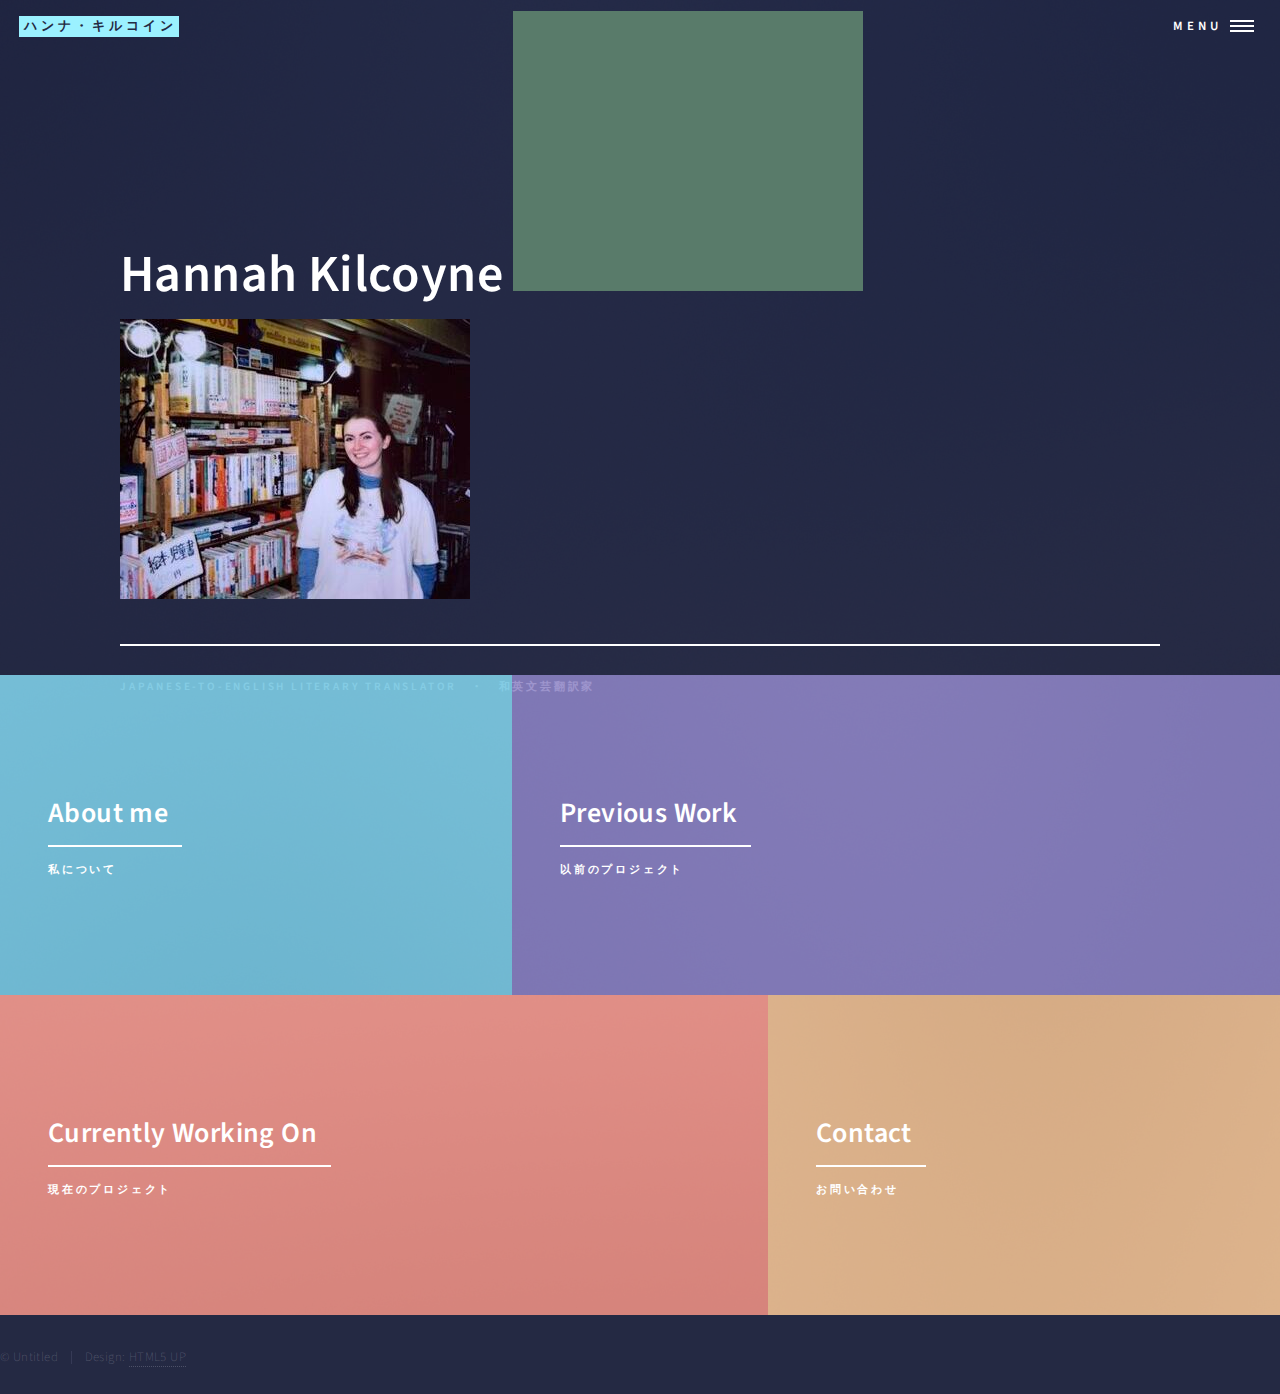
<file: index.html>
<!DOCTYPE HTML>
<!--
	Forty by HTML5 UP
	html5up.net | @ajlkn
	Free for personal and commercial use under the CCA 3.0 license (html5up.net/license)
-->
<html>
	<head>
		<title>H.K.</title>
		<meta charset="utf-8" />
		<meta name="viewport" content="width=device-width, initial-scale=1, user-scalable=no" />
		<link rel="stylesheet" href="assets/css/main.css" />
		<noscript><link rel="stylesheet" href="assets/css/noscript.css" /></noscript>
	</head>
	<body class="is-preload">

		<!-- Wrapper -->
			<div id="wrapper">

				<!-- Header -->
					<header id="header" class="alt">
						<a href="index.html" class="logo"><strong>ハンナ・キルコイン</strong></a>
						<nav>
							<a href="#menu">Menu</a>
						</nav>
					</header>

				<!-- Menu -->
					<nav id="menu">
						<ul class="links">
							<li><a href="index.html">Home</a></li>
							<li><a href="landing.html">About Me</a></li>
							<li><a href="generic.html">Previous Work</a></li>
							<li><a href="currently.html">Currently Working on</a></li>
							<li><a href="contact.html">Contact</a></li>
						</ul>
						<!-- <ul class="actions stacked">
							<li><a href="#" class="button primary fit">Get Started</a></li>
							<li><a href="#" class="button fit">Log In</a></li>
						</ul> -->
					</nav>

				<!-- Banner -->
					<section id="banner" class="major">
						<div class="inner">
							<header class="major">
								<h1>Hannah Kilcoyne <img src="Files/filler.jpeg" alt=""/><img src="Files/book_notsquare.jpg" alt=""/></h1>
							</header>
							<div class="content">
								<p>Japanese-to-English literary translator　・　和英文芸翻訳家</p>
								<!-- <ul class="actions">
									<li><a href="#one" class="button next scrolly">Get Started</a></li>
								</ul> -->
							</div>
						</div>
					</section>

				<!-- Main -->
					<div id="main">

						<!-- One -->
							<section id="one" class="tiles">
								<article>
									<span class="image">
										<img src="images/pic01.jpg" alt="" />
									</span>
									<header class="major">
										<h3><a href="landing.html" class="link">About me</a></h3>
										<p>私について</p>
									</header>
								</article>
								<article>
									<span class="image">
										<img src="images/pic02.jpg" alt="" />
									</span>
									<header class="major">
										<h3><a href="generic.html" class="link">Previous Work</a></h3>
										<p>以前のプロジェクト</p>
									</header>
								</article>
								<article>
									<span class="image">
										<img src="images/pic03.jpg" alt="" />
									</span>
									<header class="major">
										<h3><a href="currently.html" class="link">Currently Working On</a></h3>
										<p>現在のプロジェクト</p>
									</header>
								</article>
								<article>
									<span class="image">
										<img src="images/pic04.jpg" alt="" />
									</span>
									<header class="major">
										<h3><a href="contact.html" class="link">Contact</a></h3>
										<p>お問い合わせ</p>
									</header>
								</article>
								<!-- <article>
									<span class="image">
										<img src="images/pic05.jpg" alt="" />
									</span>
									<header class="major">
										<h3><a href="landing.html" class="link">Consequat</a></h3>
										<p>Ipsum dolor sit amet</p>
									</header>
								</article>
								<article>
									<span class="image">
										<img src="images/pic06.jpg" alt="" />
									</span>
									<header class="major">
										<h3><a href="landing.html" class="link">Etiam</a></h3>
										<p>Feugiat amet tempus</p>
									</header>
								</article> -->
							</section>

						<!-- Two -->
							<!-- <section id="two">
								<div class="inner">
									<header class="major">
										<h2>Massa libero</h2>
									</header>
									<p>Nullam et orci eu lorem consequat tincidunt vivamus et sagittis libero. Mauris aliquet magna magna sed nunc rhoncus pharetra. Pellentesque condimentum sem. In efficitur ligula tate urna. Maecenas laoreet massa vel lacinia pellentesque lorem ipsum dolor. Nullam et orci eu lorem consequat tincidunt. Vivamus et sagittis libero. Mauris aliquet magna magna sed nunc rhoncus amet pharetra et feugiat tempus.</p>
									<!-- <ul class="actions">
										<li><a href="landing.html" class="button next">Get Started</a></li>
									</ul> -->
								</div>
							</section> 

					</div>

				<!-- Contact -->
					<!-- <section id="contact">
						<div class="inner">
							<section>
								<form method="post" action="#">
									<div class="fields">
										<div class="field half">
											<label for="name">Name</label>
											<input type="text" name="name" id="name" />
										</div>
										<div class="field half">
											<label for="email">Email</label>
											<input type="text" name="email" id="email" />
										</div>
										<div class="field">
											<label for="message">Message</label>
											<textarea name="message" id="message" rows="6"></textarea>
										</div>
									</div>
									<ul class="actions">
										<li><input type="submit" value="Send Message" class="primary" /></li>
										<li><input type="reset" value="Clear" /></li>
									</ul>
								</form>
							</section>
							<section class="split">
								<section>
									<div class="contact-method">
										<span class="icon alt fa-envelope"></span>
										<h3>Email</h3>
										<a href="#">information@untitled.tld</a>
									</div>
								</section>
								<section>
									<div class="contact-method">
										<span class="icon alt fa-phone"></span>
										<h3>Phone</h3>
										<span>(000) 000-0000 x12387</span>
									</div>
								</section>
								<section>
									<div class="contact-method">
										<span class="icon alt fa-home"></span>
										<h3>Address</h3>
										<span>1234 Somewhere Road #5432<br />
										Nashville, TN 00000<br />
										United States of America</span>
									</div>
								</section>
							</section>
						</div>
					</section>

				<!-- Footer -->
					<footer id="footer">
						<div class="inner">
							<ul class="icons">
								<!-- <li><a href="#" class="icon alt fa-twitter"><span class="label">Twitter</span></a></li>
								<li><a href="#" class="icon alt fa-facebook"><span class="label">Facebook</span></a></li>
								<li><a href="#" class="icon alt fa-instagram"><span class="label">Instagram</span></a></li>
								<li><a href="#" class="icon alt fa-github"><span class="label">GitHub</span></a></li>
								<li><a href="#" class="icon alt fa-linkedin"><span class="label">LinkedIn</span></a></li> -->
							</ul>
							<ul class="copyright">
								<li>&copy; Untitled</li><li>Design: <a href="https://html5up.net">HTML5 UP</a></li>
							</ul>
						</div>
					</footer> 

			</div>

		<!-- Scripts -->
			<script src="assets/js/jquery.min.js"></script>
			<script src="assets/js/jquery.scrolly.min.js"></script>
			<script src="assets/js/jquery.scrollex.min.js"></script>
			<script src="assets/js/browser.min.js"></script>
			<script src="assets/js/breakpoints.min.js"></script>
			<script src="assets/js/util.js"></script>
			<script src="assets/js/main.js"></script>

	</body>

</html>
</file>
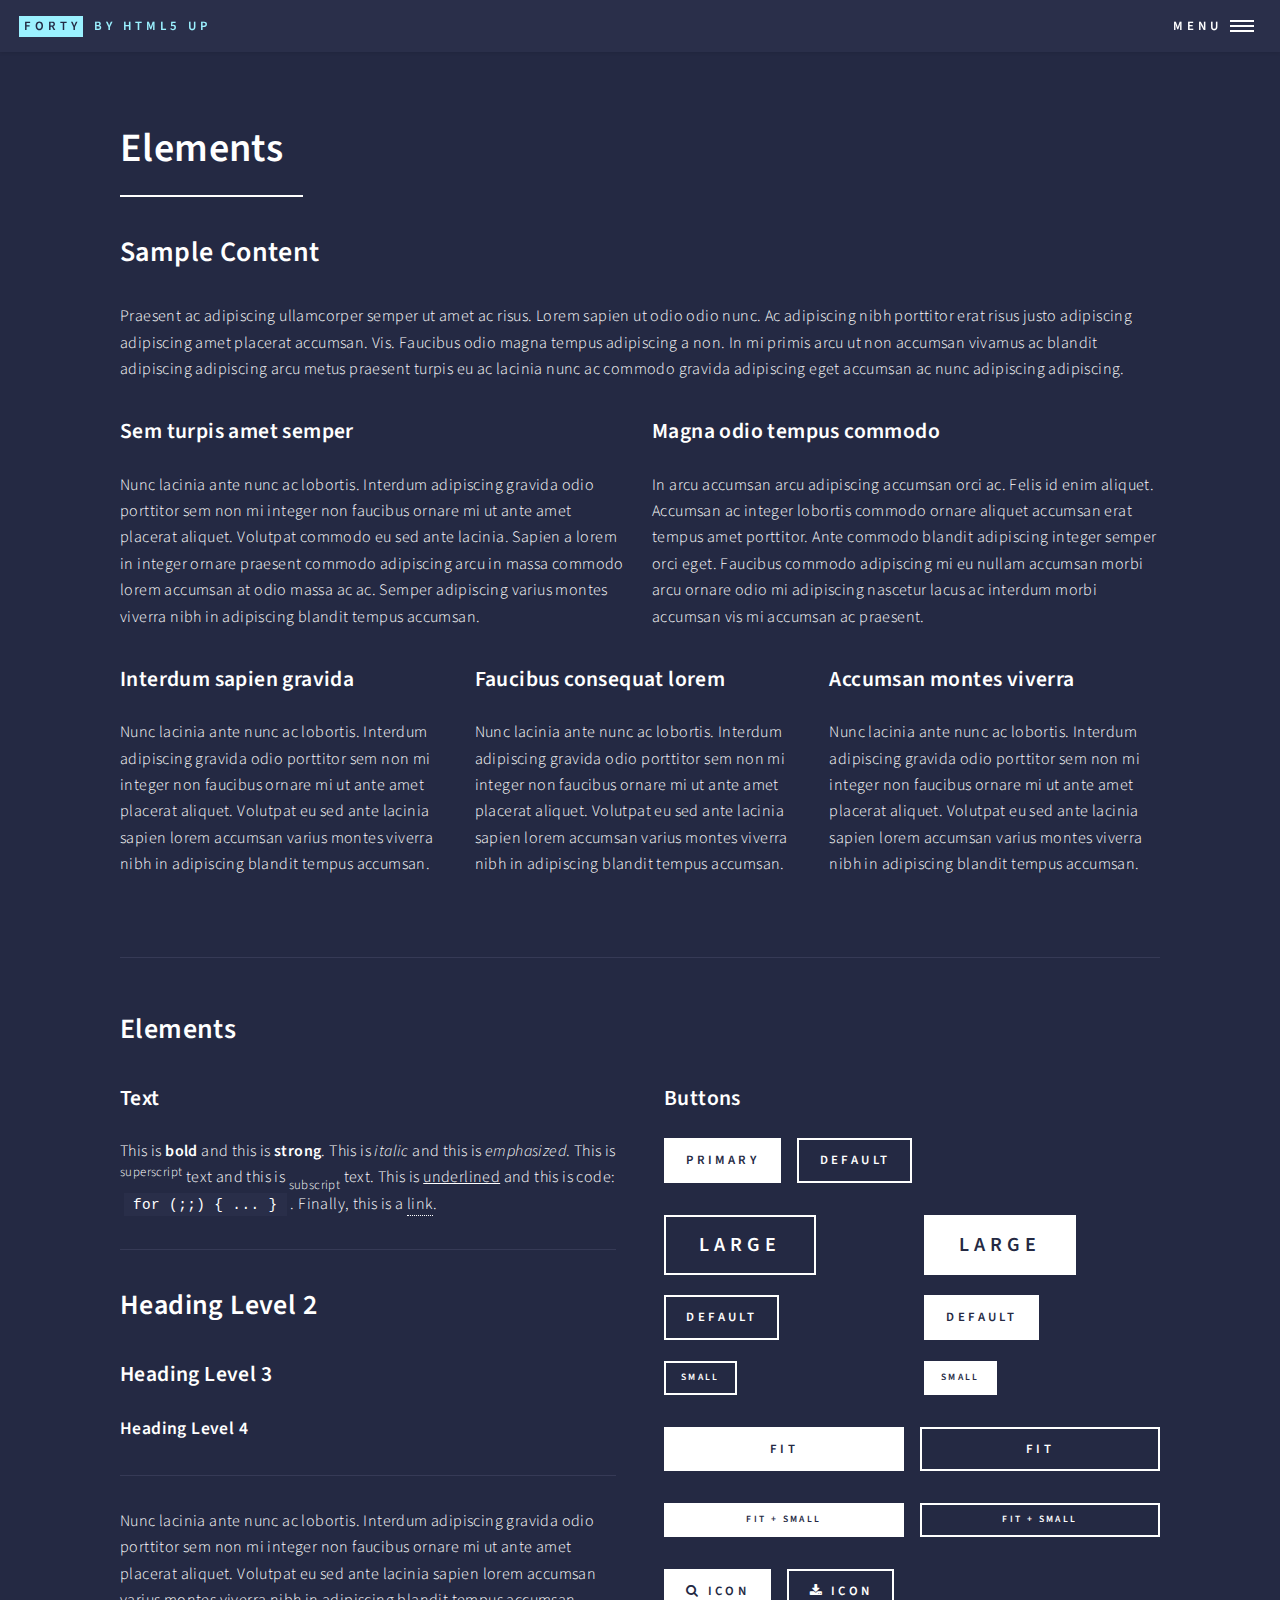
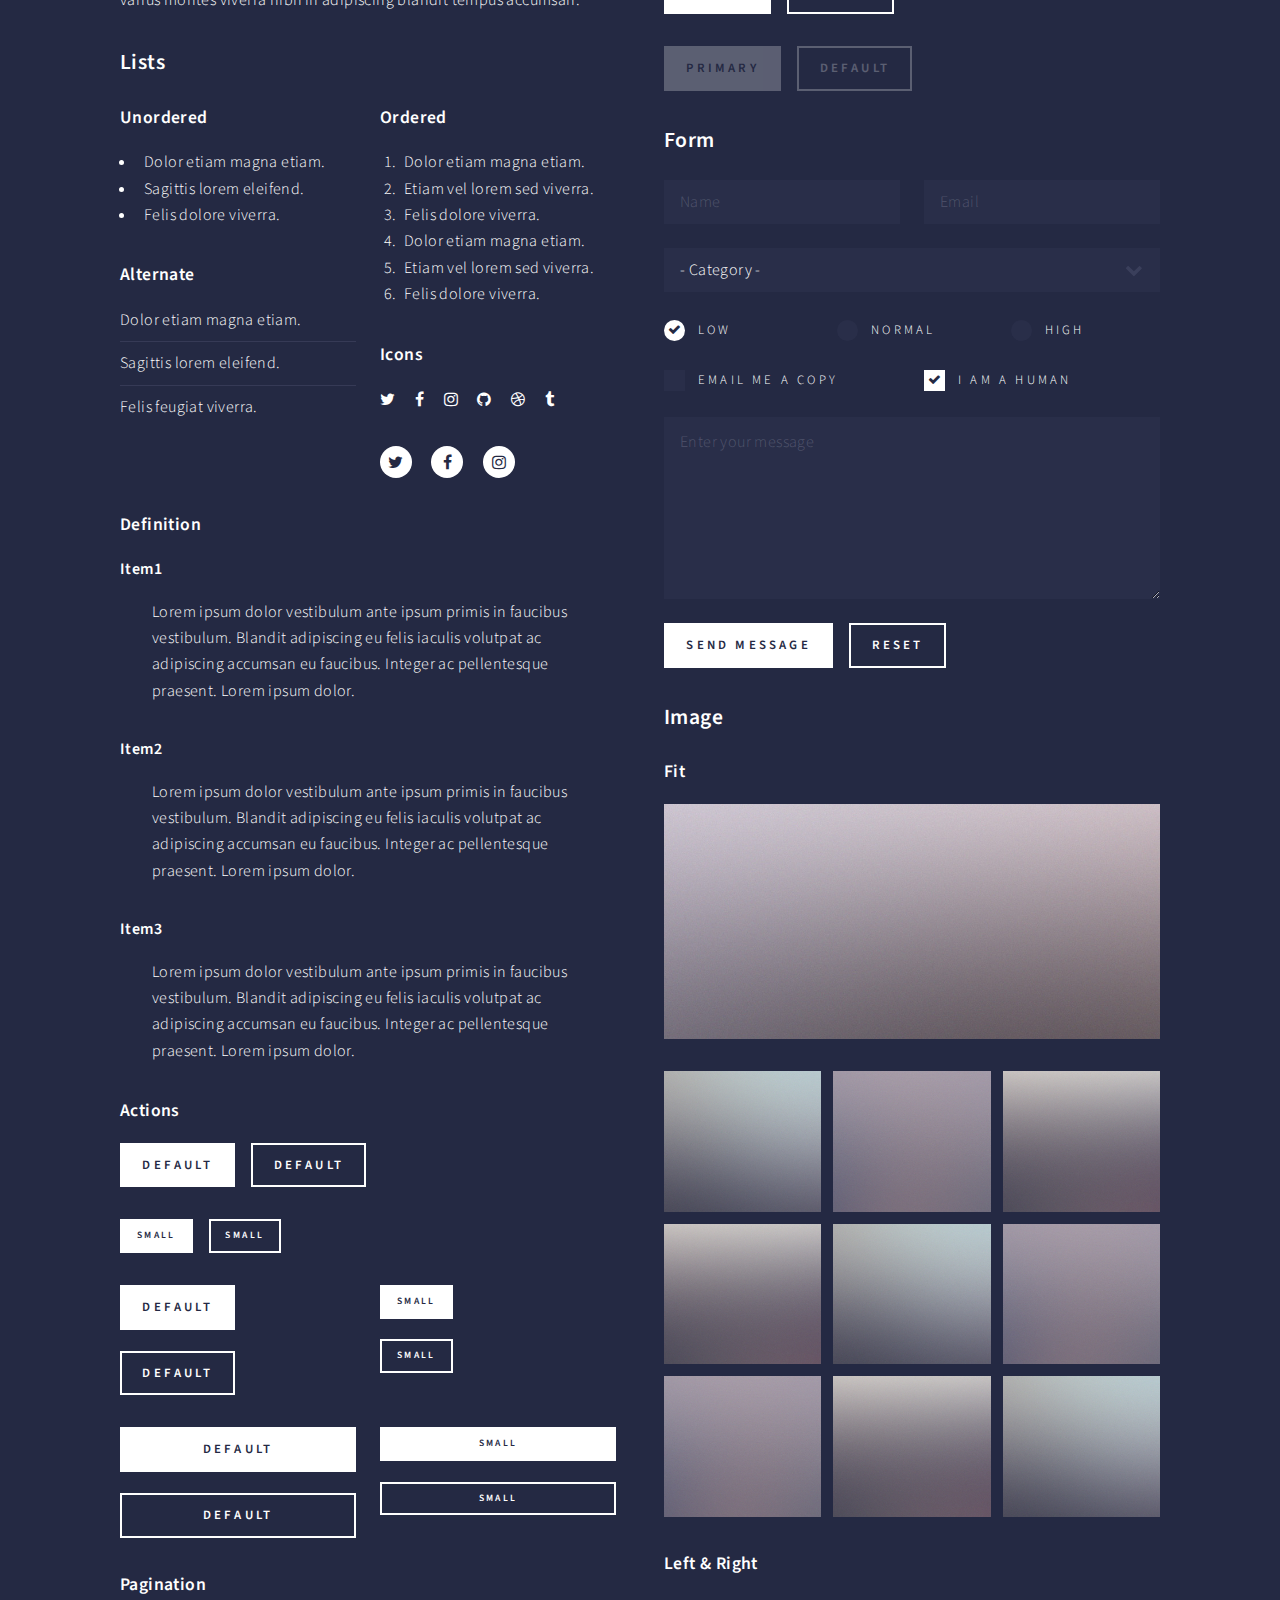
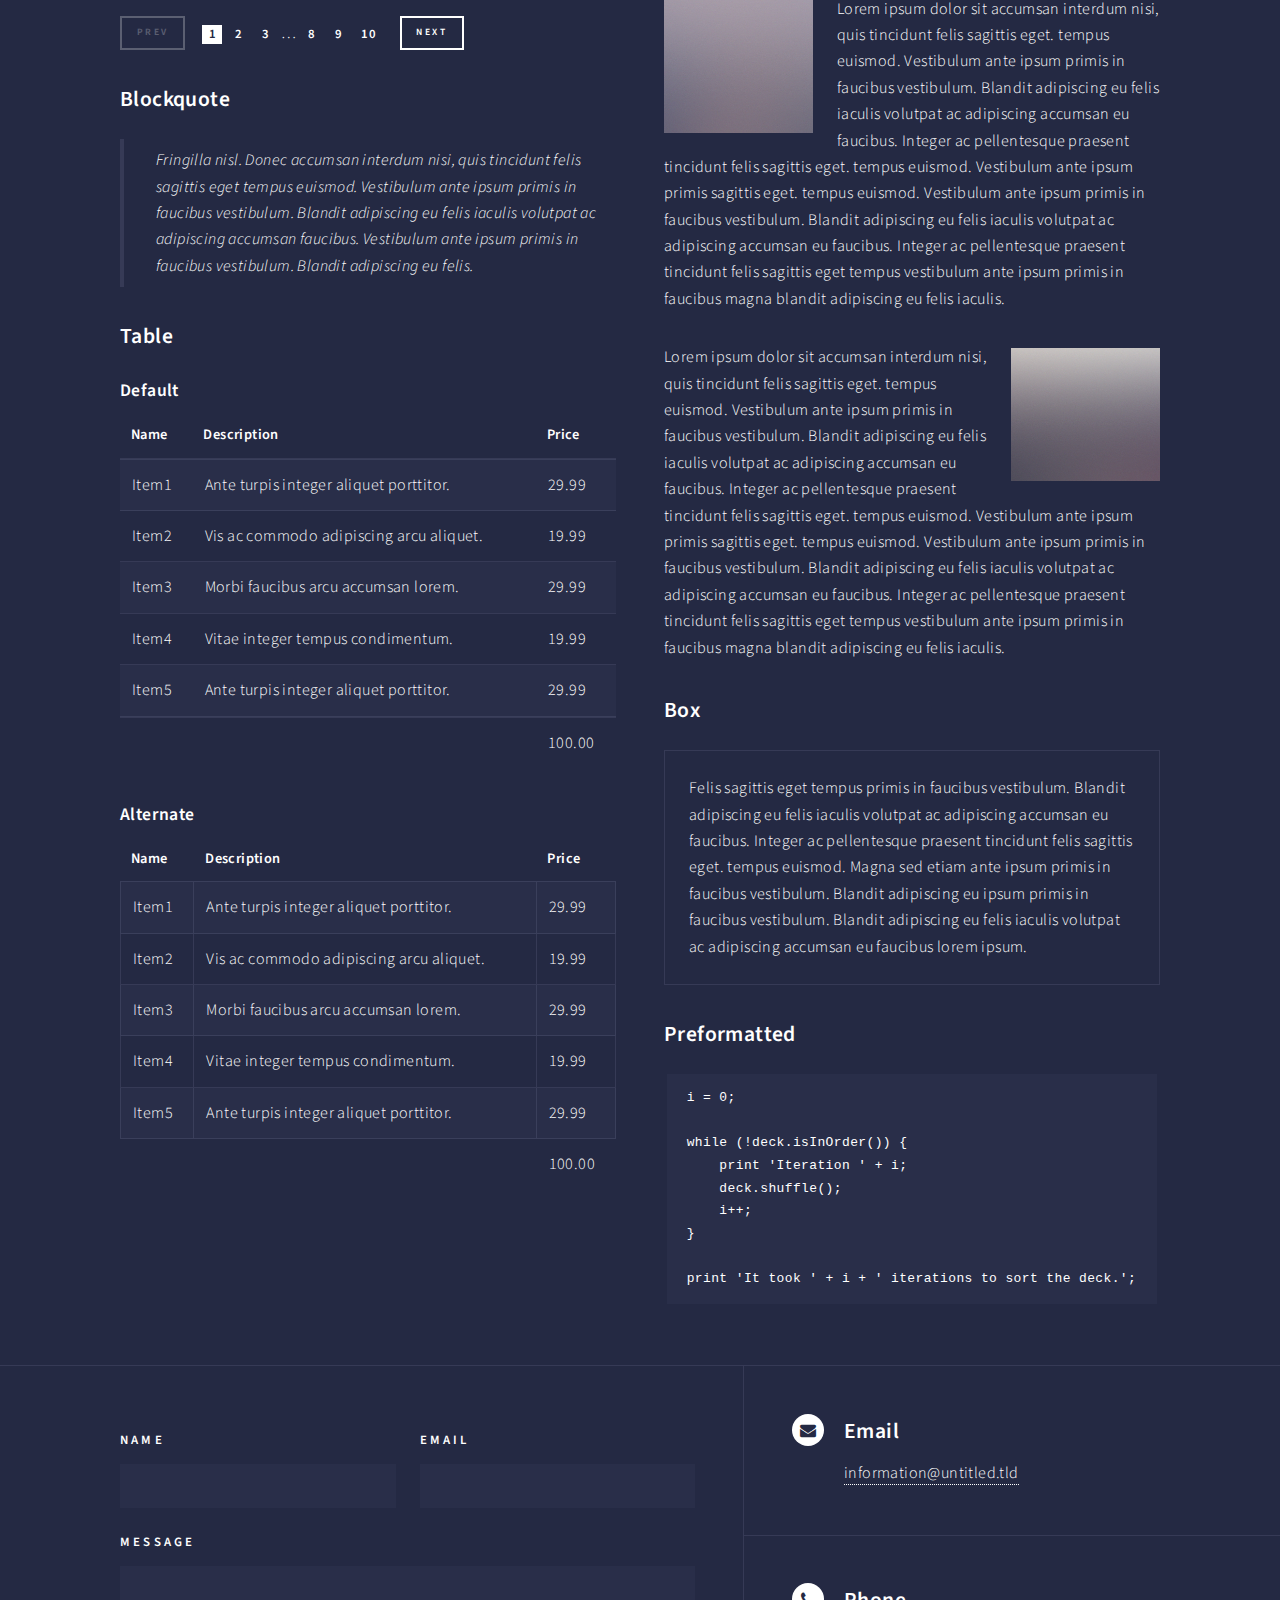
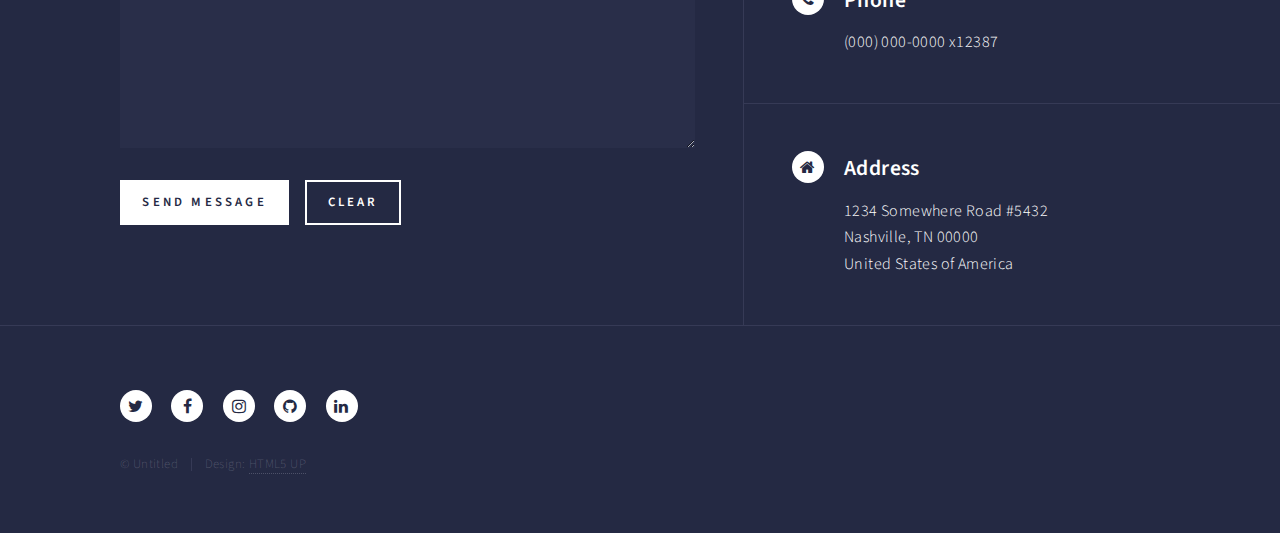
<file: elements.html>
<!DOCTYPE HTML>
<!--
	Forty by HTML5 UP
	html5up.net | @ajlkn
	Free for personal and commercial use under the CCA 3.0 license (html5up.net/license)
-->
<html>
	<head>
		<title>Elements - Forty by HTML5 UP</title>
		<meta charset="utf-8" />
		<meta name="viewport" content="width=device-width, initial-scale=1, user-scalable=no" />
		<link rel="stylesheet" href="assets/css/main.css" />
		<noscript><link rel="stylesheet" href="assets/css/noscript.css" /></noscript>
	</head>
	<body class="is-preload">

		<!-- Wrapper -->
			<div id="wrapper">

				<!-- Header -->
					<header id="header">
						<a href="index.html" class="logo"><strong>Forty</strong> <span>by HTML5 UP</span></a>
						<nav>
							<a href="#menu">Menu</a>
						</nav>
					</header>

				<!-- Menu -->
					<nav id="menu">
						<ul class="links">
							<li><a href="index.html">Home</a></li>
							<li><a href="landing.html">Landing</a></li>
							<li><a href="generic.html">Generic</a></li>
							<li><a href="elements.html">Elements</a></li>
						</ul>
						<ul class="actions stacked">
							<li><a href="#" class="button primary fit">Get Started</a></li>
							<li><a href="#" class="button fit">Log In</a></li>
						</ul>
					</nav>

				<!-- Main -->
					<div id="main" class="alt">

						<!-- One -->
							<section id="one">
								<div class="inner">
									<header class="major">
										<h1>Elements</h1>
									</header>

									<!-- Content -->
										<h2 id="content">Sample Content</h2>
										<p>Praesent ac adipiscing ullamcorper semper ut amet ac risus. Lorem sapien ut odio odio nunc. Ac adipiscing nibh porttitor erat risus justo adipiscing adipiscing amet placerat accumsan. Vis. Faucibus odio magna tempus adipiscing a non. In mi primis arcu ut non accumsan vivamus ac blandit adipiscing adipiscing arcu metus praesent turpis eu ac lacinia nunc ac commodo gravida adipiscing eget accumsan ac nunc adipiscing adipiscing.</p>
										<div class="row">
											<div class="col-6 col-12-small">
												<h3>Sem turpis amet semper</h3>
												<p>Nunc lacinia ante nunc ac lobortis. Interdum adipiscing gravida odio porttitor sem non mi integer non faucibus ornare mi ut ante amet placerat aliquet. Volutpat commodo eu sed ante lacinia. Sapien a lorem in integer ornare praesent commodo adipiscing arcu in massa commodo lorem accumsan at odio massa ac ac. Semper adipiscing varius montes viverra nibh in adipiscing blandit tempus accumsan.</p>
											</div>
											<div class="col-6 col-12-small">
												<h3>Magna odio tempus commodo</h3>
												<p>In arcu accumsan arcu adipiscing accumsan orci ac. Felis id enim aliquet. Accumsan ac integer lobortis commodo ornare aliquet accumsan erat tempus amet porttitor. Ante commodo blandit adipiscing integer semper orci eget. Faucibus commodo adipiscing mi eu nullam accumsan morbi arcu ornare odio mi adipiscing nascetur lacus ac interdum morbi accumsan vis mi accumsan ac praesent.</p>
											</div>
											<!-- Break -->
											<div class="col-4 col-12-medium">
												<h3>Interdum sapien gravida</h3>
												<p>Nunc lacinia ante nunc ac lobortis. Interdum adipiscing gravida odio porttitor sem non mi integer non faucibus ornare mi ut ante amet placerat aliquet. Volutpat eu sed ante lacinia sapien lorem accumsan varius montes viverra nibh in adipiscing blandit tempus accumsan.</p>
											</div>
											<div class="col-4 col-12-medium">
												<h3>Faucibus consequat lorem</h3>
												<p>Nunc lacinia ante nunc ac lobortis. Interdum adipiscing gravida odio porttitor sem non mi integer non faucibus ornare mi ut ante amet placerat aliquet. Volutpat eu sed ante lacinia sapien lorem accumsan varius montes viverra nibh in adipiscing blandit tempus accumsan.</p>
											</div>
											<div class="col-4 col-12-medium">
												<h3>Accumsan montes viverra</h3>
												<p>Nunc lacinia ante nunc ac lobortis. Interdum adipiscing gravida odio porttitor sem non mi integer non faucibus ornare mi ut ante amet placerat aliquet. Volutpat eu sed ante lacinia sapien lorem accumsan varius montes viverra nibh in adipiscing blandit tempus accumsan.</p>
											</div>
										</div>

									<hr class="major" />

									<!-- Elements -->
										<h2 id="elements">Elements</h2>
										<div class="row gtr-200">
											<div class="col-6 col-12-medium">

												<!-- Text stuff -->
													<h3>Text</h3>
													<p>This is <b>bold</b> and this is <strong>strong</strong>. This is <i>italic</i> and this is <em>emphasized</em>.
													This is <sup>superscript</sup> text and this is <sub>subscript</sub> text.
													This is <u>underlined</u> and this is code: <code>for (;;) { ... }</code>.
													Finally, this is a <a href="#">link</a>.</p>
													<hr />
													<h2>Heading Level 2</h2>
													<h3>Heading Level 3</h3>
													<h4>Heading Level 4</h4>
													<hr />
													<p>Nunc lacinia ante nunc ac lobortis. Interdum adipiscing gravida odio porttitor sem non mi integer non faucibus ornare mi ut ante amet placerat aliquet. Volutpat eu sed ante lacinia sapien lorem accumsan varius montes viverra nibh in adipiscing blandit tempus accumsan.</p>

												<!-- Lists -->
													<h3>Lists</h3>
													<div class="row">
														<div class="col-6 col-12-small">

															<h4>Unordered</h4>
															<ul>
																<li>Dolor etiam magna etiam.</li>
																<li>Sagittis lorem eleifend.</li>
																<li>Felis dolore viverra.</li>
															</ul>

															<h4>Alternate</h4>
															<ul class="alt">
																<li>Dolor etiam magna etiam.</li>
																<li>Sagittis lorem eleifend.</li>
																<li>Felis feugiat viverra.</li>
															</ul>

														</div>
														<div class="col-6 col-12-small">

															<h4>Ordered</h4>
															<ol>
																<li>Dolor etiam magna etiam.</li>
																<li>Etiam vel lorem sed viverra.</li>
																<li>Felis dolore viverra.</li>
																<li>Dolor etiam magna etiam.</li>
																<li>Etiam vel lorem sed viverra.</li>
																<li>Felis dolore viverra.</li>
															</ol>

															<h4>Icons</h4>
															<ul class="icons">
																<li><a href="#" class="icon fa-twitter"><span class="label">Twitter</span></a></li>
																<li><a href="#" class="icon fa-facebook"><span class="label">Facebook</span></a></li>
																<li><a href="#" class="icon fa-instagram"><span class="label">Instagram</span></a></li>
																<li><a href="#" class="icon fa-github"><span class="label">Github</span></a></li>
																<li><a href="#" class="icon fa-dribbble"><span class="label">Dribbble</span></a></li>
																<li><a href="#" class="icon fa-tumblr"><span class="label">Tumblr</span></a></li>
															</ul>
															<ul class="icons">
																<li><a href="#" class="icon alt fa-twitter"><span class="label">Twitter</span></a></li>
																<li><a href="#" class="icon alt fa-facebook"><span class="label">Facebook</span></a></li>
																<li><a href="#" class="icon alt fa-instagram"><span class="label">Instagram</span></a></li>
															</ul>

														</div>
													</div>
													<h4>Definition</h4>
													<dl>
														<dt>Item1</dt>
														<dd>
															<p>Lorem ipsum dolor vestibulum ante ipsum primis in faucibus vestibulum. Blandit adipiscing eu felis iaculis volutpat ac adipiscing accumsan eu faucibus. Integer ac pellentesque praesent. Lorem ipsum dolor.</p>
														</dd>
														<dt>Item2</dt>
														<dd>
															<p>Lorem ipsum dolor vestibulum ante ipsum primis in faucibus vestibulum. Blandit adipiscing eu felis iaculis volutpat ac adipiscing accumsan eu faucibus. Integer ac pellentesque praesent. Lorem ipsum dolor.</p>
														</dd>
														<dt>Item3</dt>
														<dd>
															<p>Lorem ipsum dolor vestibulum ante ipsum primis in faucibus vestibulum. Blandit adipiscing eu felis iaculis volutpat ac adipiscing accumsan eu faucibus. Integer ac pellentesque praesent. Lorem ipsum dolor.</p>
														</dd>
													</dl>

													<h4>Actions</h4>
													<ul class="actions">
														<li><a href="#" class="button primary">Default</a></li>
														<li><a href="#" class="button">Default</a></li>
													</ul>
													<ul class="actions small">
														<li><a href="#" class="button primary small">Small</a></li>
														<li><a href="#" class="button small">Small</a></li>
													</ul>
													<div class="row">
														<div class="col-6 col-12-small">
															<ul class="actions stacked">
																<li><a href="#" class="button primary">Default</a></li>
																<li><a href="#" class="button">Default</a></li>
															</ul>
														</div>
														<div class="col-6 col-12-small">
															<ul class="actions stacked">
																<li><a href="#" class="button primary small">Small</a></li>
																<li><a href="#" class="button small">Small</a></li>
															</ul>
														</div>
														<div class="col-6 col-12-small">
															<ul class="actions stacked">
																<li><a href="#" class="button primary fit">Default</a></li>
																<li><a href="#" class="button fit">Default</a></li>
															</ul>
														</div>
														<div class="col-6 col-12-small">
															<ul class="actions stacked">
																<li><a href="#" class="button primary small fit">Small</a></li>
																<li><a href="#" class="button small fit">Small</a></li>
															</ul>
														</div>
													</div>

													<h4>Pagination</h4>
													<ul class="pagination">
														<li><span class="button small disabled">Prev</span></li>
														<li><a href="#" class="page active">1</a></li>
														<li><a href="#" class="page">2</a></li>
														<li><a href="#" class="page">3</a></li>
														<li><span>&hellip;</span></li>
														<li><a href="#" class="page">8</a></li>
														<li><a href="#" class="page">9</a></li>
														<li><a href="#" class="page">10</a></li>
														<li><a href="#" class="button small">Next</a></li>
													</ul>

												<!-- Blockquote -->
													<h3>Blockquote</h3>
													<blockquote>Fringilla nisl. Donec accumsan interdum nisi, quis tincidunt felis sagittis eget tempus euismod. Vestibulum ante ipsum primis in faucibus vestibulum. Blandit adipiscing eu felis iaculis volutpat ac adipiscing accumsan faucibus. Vestibulum ante ipsum primis in faucibus vestibulum. Blandit adipiscing eu felis.</blockquote>

												<!-- Table -->
													<h3>Table</h3>

													<h4>Default</h4>
													<div class="table-wrapper">
														<table>
															<thead>
																<tr>
																	<th>Name</th>
																	<th>Description</th>
																	<th>Price</th>
																</tr>
															</thead>
															<tbody>
																<tr>
																	<td>Item1</td>
																	<td>Ante turpis integer aliquet porttitor.</td>
																	<td>29.99</td>
																</tr>
																<tr>
																	<td>Item2</td>
																	<td>Vis ac commodo adipiscing arcu aliquet.</td>
																	<td>19.99</td>
																</tr>
																<tr>
																	<td>Item3</td>
																	<td> Morbi faucibus arcu accumsan lorem.</td>
																	<td>29.99</td>
																</tr>
																<tr>
																	<td>Item4</td>
																	<td>Vitae integer tempus condimentum.</td>
																	<td>19.99</td>
																</tr>
																<tr>
																	<td>Item5</td>
																	<td>Ante turpis integer aliquet porttitor.</td>
																	<td>29.99</td>
																</tr>
															</tbody>
															<tfoot>
																<tr>
																	<td colspan="2"></td>
																	<td>100.00</td>
																</tr>
															</tfoot>
														</table>
													</div>

													<h4>Alternate</h4>
													<div class="table-wrapper">
														<table class="alt">
															<thead>
																<tr>
																	<th>Name</th>
																	<th>Description</th>
																	<th>Price</th>
																</tr>
															</thead>
															<tbody>
																<tr>
																	<td>Item1</td>
																	<td>Ante turpis integer aliquet porttitor.</td>
																	<td>29.99</td>
																</tr>
																<tr>
																	<td>Item2</td>
																	<td>Vis ac commodo adipiscing arcu aliquet.</td>
																	<td>19.99</td>
																</tr>
																<tr>
																	<td>Item3</td>
																	<td> Morbi faucibus arcu accumsan lorem.</td>
																	<td>29.99</td>
																</tr>
																<tr>
																	<td>Item4</td>
																	<td>Vitae integer tempus condimentum.</td>
																	<td>19.99</td>
																</tr>
																<tr>
																	<td>Item5</td>
																	<td>Ante turpis integer aliquet porttitor.</td>
																	<td>29.99</td>
																</tr>
															</tbody>
															<tfoot>
																<tr>
																	<td colspan="2"></td>
																	<td>100.00</td>
																</tr>
															</tfoot>
														</table>
													</div>

											</div>
											<div class="col-6 col-12-medium">

												<!-- Buttons -->
													<h3>Buttons</h3>
													<ul class="actions">
														<li><a href="#" class="button primary">Primary</a></li>
														<li><a href="#" class="button">Default</a></li>
													</ul>
													<div class="row">
														<div class="col-6 col-12-xsmall">
															<ul class="actions stacked">
																<li><a href="#" class="button large">Large</a></li>
																<li><a href="#" class="button">Default</a></li>
																<li><a href="#" class="button small">Small</a></li>
															</ul>
														</div>
														<div class="col-6 col-12-xsmall">
															<ul class="actions stacked">
																<li><a href="#" class="button primary large">Large</a></li>
																<li><a href="#" class="button primary">Default</a></li>
																<li><a href="#" class="button primary small">Small</a></li>
															</ul>
														</div>
													</div>
													<ul class="actions fit">
														<li><a href="#" class="button primary fit">Fit</a></li>
														<li><a href="#" class="button fit">Fit</a></li>
													</ul>
													<ul class="actions fit small">
														<li><a href="#" class="button primary fit small">Fit + Small</a></li>
														<li><a href="#" class="button fit small">Fit + Small</a></li>
													</ul>
													<ul class="actions">
														<li><a href="#" class="button primary icon fa-search">Icon</a></li>
														<li><a href="#" class="button icon fa-download">Icon</a></li>
													</ul>
													<ul class="actions">
														<li><span class="button primary disabled">Primary</span></li>
														<li><span class="button disabled">Default</span></li>
													</ul>

												<!-- Form -->
													<h3>Form</h3>

													<form method="post" action="#">
														<div class="row gtr-uniform">
															<div class="col-6 col-12-xsmall">
																<input type="text" name="demo-name" id="demo-name" value="" placeholder="Name" />
															</div>
															<div class="col-6 col-12-xsmall">
																<input type="email" name="demo-email" id="demo-email" value="" placeholder="Email" />
															</div>
															<!-- Break -->
															<div class="col-12">
																<select name="demo-category" id="demo-category">
																	<option value="">- Category -</option>
																	<option value="1">Manufacturing</option>
																	<option value="1">Shipping</option>
																	<option value="1">Administration</option>
																	<option value="1">Human Resources</option>
																</select>
															</div>
															<!-- Break -->
															<div class="col-4 col-12-small">
																<input type="radio" id="demo-priority-low" name="demo-priority" checked>
																<label for="demo-priority-low">Low</label>
															</div>
															<div class="col-4 col-12-small">
																<input type="radio" id="demo-priority-normal" name="demo-priority">
																<label for="demo-priority-normal">Normal</label>
															</div>
															<div class="col-4 col-12-small">
																<input type="radio" id="demo-priority-high" name="demo-priority">
																<label for="demo-priority-high">High</label>
															</div>
															<!-- Break -->
															<div class="col-6 col-12-small">
																<input type="checkbox" id="demo-copy" name="demo-copy">
																<label for="demo-copy">Email me a copy</label>
															</div>
															<div class="col-6 col-12-small">
																<input type="checkbox" id="demo-human" name="demo-human" checked>
																<label for="demo-human">I am a human</label>
															</div>
															<!-- Break -->
															<div class="col-12">
																<textarea name="demo-message" id="demo-message" placeholder="Enter your message" rows="6"></textarea>
															</div>
															<!-- Break -->
															<div class="col-12">
																<ul class="actions">
																	<li><input type="submit" value="Send Message" class="primary" /></li>
																	<li><input type="reset" value="Reset" /></li>
																</ul>
															</div>
														</div>
													</form>

												<!-- Image -->
													<h3>Image</h3>

													<h4>Fit</h4>
													<span class="image fit"><img src="images/pic03.jpg" alt="" /></span>
													<div class="box alt">
														<div class="row gtr-50 gtr-uniform">
															<div class="col-4"><span class="image fit"><img src="images/pic08.jpg" alt="" /></span></div>
															<div class="col-4"><span class="image fit"><img src="images/pic09.jpg" alt="" /></span></div>
															<div class="col-4"><span class="image fit"><img src="images/pic10.jpg" alt="" /></span></div>
															<!-- Break -->
															<div class="col-4"><span class="image fit"><img src="images/pic10.jpg" alt="" /></span></div>
															<div class="col-4"><span class="image fit"><img src="images/pic08.jpg" alt="" /></span></div>
															<div class="col-4"><span class="image fit"><img src="images/pic09.jpg" alt="" /></span></div>
															<!-- Break -->
															<div class="col-4"><span class="image fit"><img src="images/pic09.jpg" alt="" /></span></div>
															<div class="col-4"><span class="image fit"><img src="images/pic10.jpg" alt="" /></span></div>
															<div class="col-4"><span class="image fit"><img src="images/pic08.jpg" alt="" /></span></div>
														</div>
													</div>

													<h4>Left &amp; Right</h4>
													<p><span class="image left"><img src="images/pic09.jpg" alt="" /></span>Lorem ipsum dolor sit accumsan interdum nisi, quis tincidunt felis sagittis eget. tempus euismod. Vestibulum ante ipsum primis in faucibus vestibulum. Blandit adipiscing eu felis iaculis volutpat ac adipiscing accumsan eu faucibus. Integer ac pellentesque praesent tincidunt felis sagittis eget. tempus euismod. Vestibulum ante ipsum primis sagittis eget. tempus euismod. Vestibulum ante ipsum primis in faucibus vestibulum. Blandit adipiscing eu felis iaculis volutpat ac adipiscing accumsan eu faucibus. Integer ac pellentesque praesent tincidunt felis sagittis eget tempus vestibulum ante ipsum primis in faucibus magna blandit adipiscing eu felis iaculis.</p>
													<p><span class="image right"><img src="images/pic10.jpg" alt="" /></span>Lorem ipsum dolor sit accumsan interdum nisi, quis tincidunt felis sagittis eget. tempus euismod. Vestibulum ante ipsum primis in faucibus vestibulum. Blandit adipiscing eu felis iaculis volutpat ac adipiscing accumsan eu faucibus. Integer ac pellentesque praesent tincidunt felis sagittis eget. tempus euismod. Vestibulum ante ipsum primis sagittis eget. tempus euismod. Vestibulum ante ipsum primis in faucibus vestibulum. Blandit adipiscing eu felis iaculis volutpat ac adipiscing accumsan eu faucibus. Integer ac pellentesque praesent tincidunt felis sagittis eget tempus vestibulum ante ipsum primis in faucibus magna blandit adipiscing eu felis iaculis.</p>

												<!-- Box -->
													<h3>Box</h3>
													<div class="box">
														<p>Felis sagittis eget tempus primis in faucibus vestibulum. Blandit adipiscing eu felis iaculis volutpat ac adipiscing accumsan eu faucibus. Integer ac pellentesque praesent tincidunt felis sagittis eget. tempus euismod. Magna sed etiam ante ipsum primis in faucibus vestibulum. Blandit adipiscing eu ipsum primis in faucibus vestibulum. Blandit adipiscing eu felis iaculis volutpat ac adipiscing accumsan eu faucibus lorem ipsum.</p>
													</div>

												<!-- Preformatted Code -->
													<h3>Preformatted</h3>
													<pre><code>i = 0;

while (!deck.isInOrder()) {
    print 'Iteration ' + i;
    deck.shuffle();
    i++;
}

print 'It took ' + i + ' iterations to sort the deck.';
</code></pre>

											</div>
										</div>

								</div>
							</section>

					</div>

				<!-- Contact -->
					<section id="contact">
						<div class="inner">
							<section>
								<form method="post" action="#">
									<div class="fields">
										<div class="field half">
											<label for="name">Name</label>
											<input type="text" name="name" id="name" />
										</div>
										<div class="field half">
											<label for="email">Email</label>
											<input type="text" name="email" id="email" />
										</div>
										<div class="field">
											<label for="message">Message</label>
											<textarea name="message" id="message" rows="6"></textarea>
										</div>
									</div>
									<ul class="actions">
										<li><input type="submit" value="Send Message" class="primary" /></li>
										<li><input type="reset" value="Clear" /></li>
									</ul>
								</form>
							</section>
							<section class="split">
								<section>
									<div class="contact-method">
										<span class="icon alt fa-envelope"></span>
										<h3>Email</h3>
										<a href="#">information@untitled.tld</a>
									</div>
								</section>
								<section>
									<div class="contact-method">
										<span class="icon alt fa-phone"></span>
										<h3>Phone</h3>
										<span>(000) 000-0000 x12387</span>
									</div>
								</section>
								<section>
									<div class="contact-method">
										<span class="icon alt fa-home"></span>
										<h3>Address</h3>
										<span>1234 Somewhere Road #5432<br />
										Nashville, TN 00000<br />
										United States of America</span>
									</div>
								</section>
							</section>
						</div>
					</section>

				<!-- Footer -->
					<footer id="footer">
						<div class="inner">
							<ul class="icons">
								<li><a href="#" class="icon alt fa-twitter"><span class="label">Twitter</span></a></li>
								<li><a href="#" class="icon alt fa-facebook"><span class="label">Facebook</span></a></li>
								<li><a href="#" class="icon alt fa-instagram"><span class="label">Instagram</span></a></li>
								<li><a href="#" class="icon alt fa-github"><span class="label">GitHub</span></a></li>
								<li><a href="#" class="icon alt fa-linkedin"><span class="label">LinkedIn</span></a></li>
							</ul>
							<ul class="copyright">
								<li>&copy; Untitled</li><li>Design: <a href="https://html5up.net">HTML5 UP</a></li>
							</ul>
						</div>
					</footer>

			</div>

		<!-- Scripts -->
			<script src="assets/js/jquery.min.js"></script>
			<script src="assets/js/jquery.scrolly.min.js"></script>
			<script src="assets/js/jquery.scrollex.min.js"></script>
			<script src="assets/js/browser.min.js"></script>
			<script src="assets/js/breakpoints.min.js"></script>
			<script src="assets/js/util.js"></script>
			<script src="assets/js/main.js"></script>

	</body>
</html>
</file>
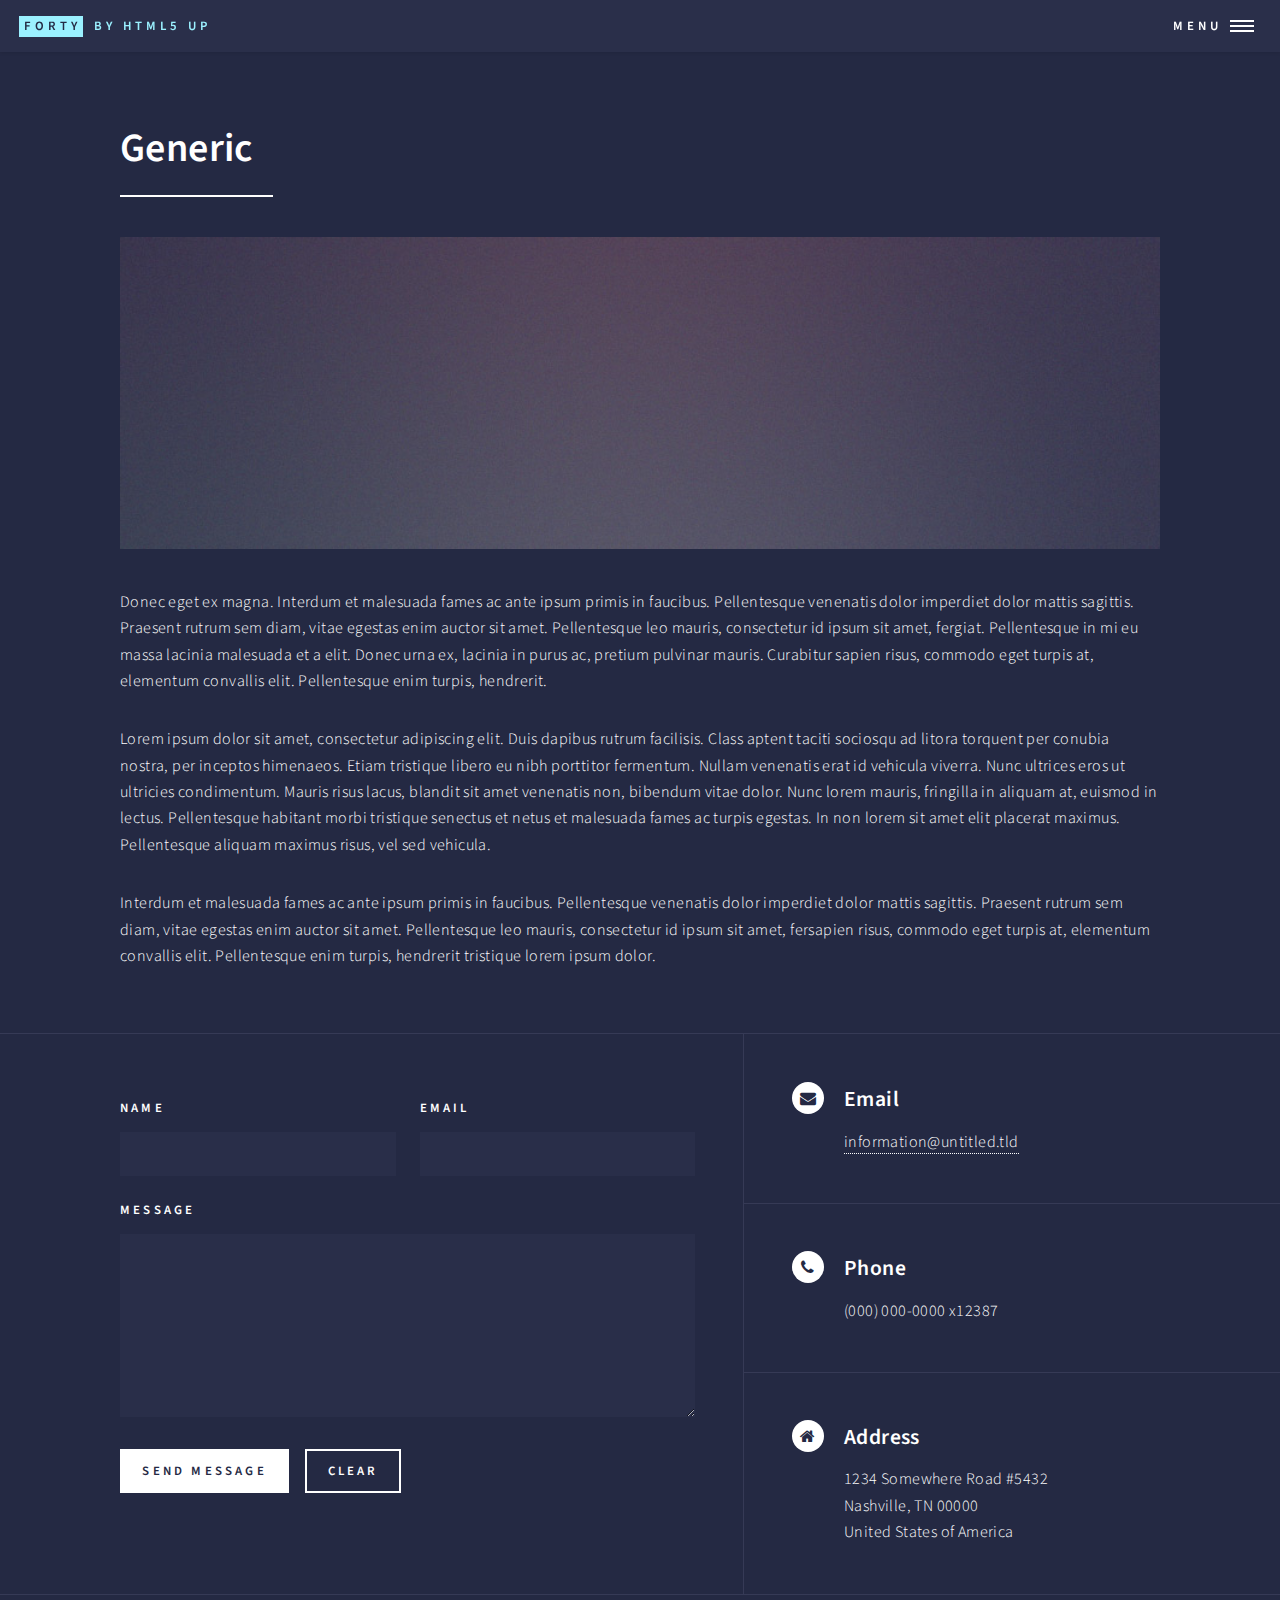
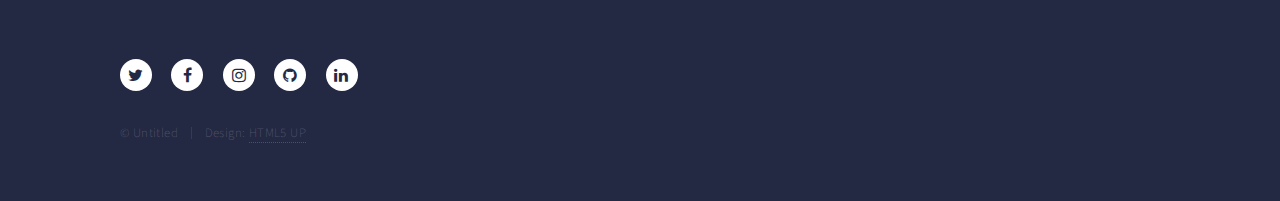
<file: generic.html>
<!DOCTYPE HTML>
<!--
	Forty by HTML5 UP
	html5up.net | @ajlkn
	Free for personal and commercial use under the CCA 3.0 license (html5up.net/license)
-->
<html>
	<head>
		<title>Generic - Forty by HTML5 UP</title>
		<meta charset="utf-8" />
		<meta name="viewport" content="width=device-width, initial-scale=1, user-scalable=no" />
		<link rel="stylesheet" href="assets/css/main.css" />
		<noscript><link rel="stylesheet" href="assets/css/noscript.css" /></noscript>
	</head>
	<body class="is-preload">

		<!-- Wrapper -->
			<div id="wrapper">

				<!-- Header -->
					<header id="header">
						<a href="index.html" class="logo"><strong>Forty</strong> <span>by HTML5 UP</span></a>
						<nav>
							<a href="#menu">Menu</a>
						</nav>
					</header>

				<!-- Menu -->
					<nav id="menu">
						<ul class="links">
							<li><a href="index.html">Home</a></li>
							<li><a href="landing.html">Landing</a></li>
							<li><a href="generic.html">Generic</a></li>
							<li><a href="elements.html">Elements</a></li>
						</ul>
						<ul class="actions stacked">
							<li><a href="#" class="button primary fit">Get Started</a></li>
							<li><a href="#" class="button fit">Log In</a></li>
						</ul>
					</nav>

				<!-- Main -->
					<div id="main" class="alt">

						<!-- One -->
							<section id="one">
								<div class="inner">
									<header class="major">
										<h1>Generic</h1>
									</header>
									<span class="image main"><img src="images/pic11.jpg" alt="" /></span>
									<p>Donec eget ex magna. Interdum et malesuada fames ac ante ipsum primis in faucibus. Pellentesque venenatis dolor imperdiet dolor mattis sagittis. Praesent rutrum sem diam, vitae egestas enim auctor sit amet. Pellentesque leo mauris, consectetur id ipsum sit amet, fergiat. Pellentesque in mi eu massa lacinia malesuada et a elit. Donec urna ex, lacinia in purus ac, pretium pulvinar mauris. Curabitur sapien risus, commodo eget turpis at, elementum convallis elit. Pellentesque enim turpis, hendrerit.</p>
									<p>Lorem ipsum dolor sit amet, consectetur adipiscing elit. Duis dapibus rutrum facilisis. Class aptent taciti sociosqu ad litora torquent per conubia nostra, per inceptos himenaeos. Etiam tristique libero eu nibh porttitor fermentum. Nullam venenatis erat id vehicula viverra. Nunc ultrices eros ut ultricies condimentum. Mauris risus lacus, blandit sit amet venenatis non, bibendum vitae dolor. Nunc lorem mauris, fringilla in aliquam at, euismod in lectus. Pellentesque habitant morbi tristique senectus et netus et malesuada fames ac turpis egestas. In non lorem sit amet elit placerat maximus. Pellentesque aliquam maximus risus, vel sed vehicula.</p>
									<p>Interdum et malesuada fames ac ante ipsum primis in faucibus. Pellentesque venenatis dolor imperdiet dolor mattis sagittis. Praesent rutrum sem diam, vitae egestas enim auctor sit amet. Pellentesque leo mauris, consectetur id ipsum sit amet, fersapien risus, commodo eget turpis at, elementum convallis elit. Pellentesque enim turpis, hendrerit tristique lorem ipsum dolor.</p>
								</div>
							</section>

					</div>

				<!-- Contact -->
					<section id="contact">
						<div class="inner">
							<section>
								<form method="post" action="#">
									<div class="fields">
										<div class="field half">
											<label for="name">Name</label>
											<input type="text" name="name" id="name" />
										</div>
										<div class="field half">
											<label for="email">Email</label>
											<input type="text" name="email" id="email" />
										</div>
										<div class="field">
											<label for="message">Message</label>
											<textarea name="message" id="message" rows="6"></textarea>
										</div>
									</div>
									<ul class="actions">
										<li><input type="submit" value="Send Message" class="primary" /></li>
										<li><input type="reset" value="Clear" /></li>
									</ul>
								</form>
							</section>
							<section class="split">
								<section>
									<div class="contact-method">
										<span class="icon alt fa-envelope"></span>
										<h3>Email</h3>
										<a href="#">information@untitled.tld</a>
									</div>
								</section>
								<section>
									<div class="contact-method">
										<span class="icon alt fa-phone"></span>
										<h3>Phone</h3>
										<span>(000) 000-0000 x12387</span>
									</div>
								</section>
								<section>
									<div class="contact-method">
										<span class="icon alt fa-home"></span>
										<h3>Address</h3>
										<span>1234 Somewhere Road #5432<br />
										Nashville, TN 00000<br />
										United States of America</span>
									</div>
								</section>
							</section>
						</div>
					</section>

				<!-- Footer -->
					<footer id="footer">
						<div class="inner">
							<ul class="icons">
								<li><a href="#" class="icon alt fa-twitter"><span class="label">Twitter</span></a></li>
								<li><a href="#" class="icon alt fa-facebook"><span class="label">Facebook</span></a></li>
								<li><a href="#" class="icon alt fa-instagram"><span class="label">Instagram</span></a></li>
								<li><a href="#" class="icon alt fa-github"><span class="label">GitHub</span></a></li>
								<li><a href="#" class="icon alt fa-linkedin"><span class="label">LinkedIn</span></a></li>
							</ul>
							<ul class="copyright">
								<li>&copy; Untitled</li><li>Design: <a href="https://html5up.net">HTML5 UP</a></li>
							</ul>
						</div>
					</footer>

			</div>

		<!-- Scripts -->
			<script src="assets/js/jquery.min.js"></script>
			<script src="assets/js/jquery.scrolly.min.js"></script>
			<script src="assets/js/jquery.scrollex.min.js"></script>
			<script src="assets/js/browser.min.js"></script>
			<script src="assets/js/breakpoints.min.js"></script>
			<script src="assets/js/util.js"></script>
			<script src="assets/js/main.js"></script>

	</body>
</html>
</file>
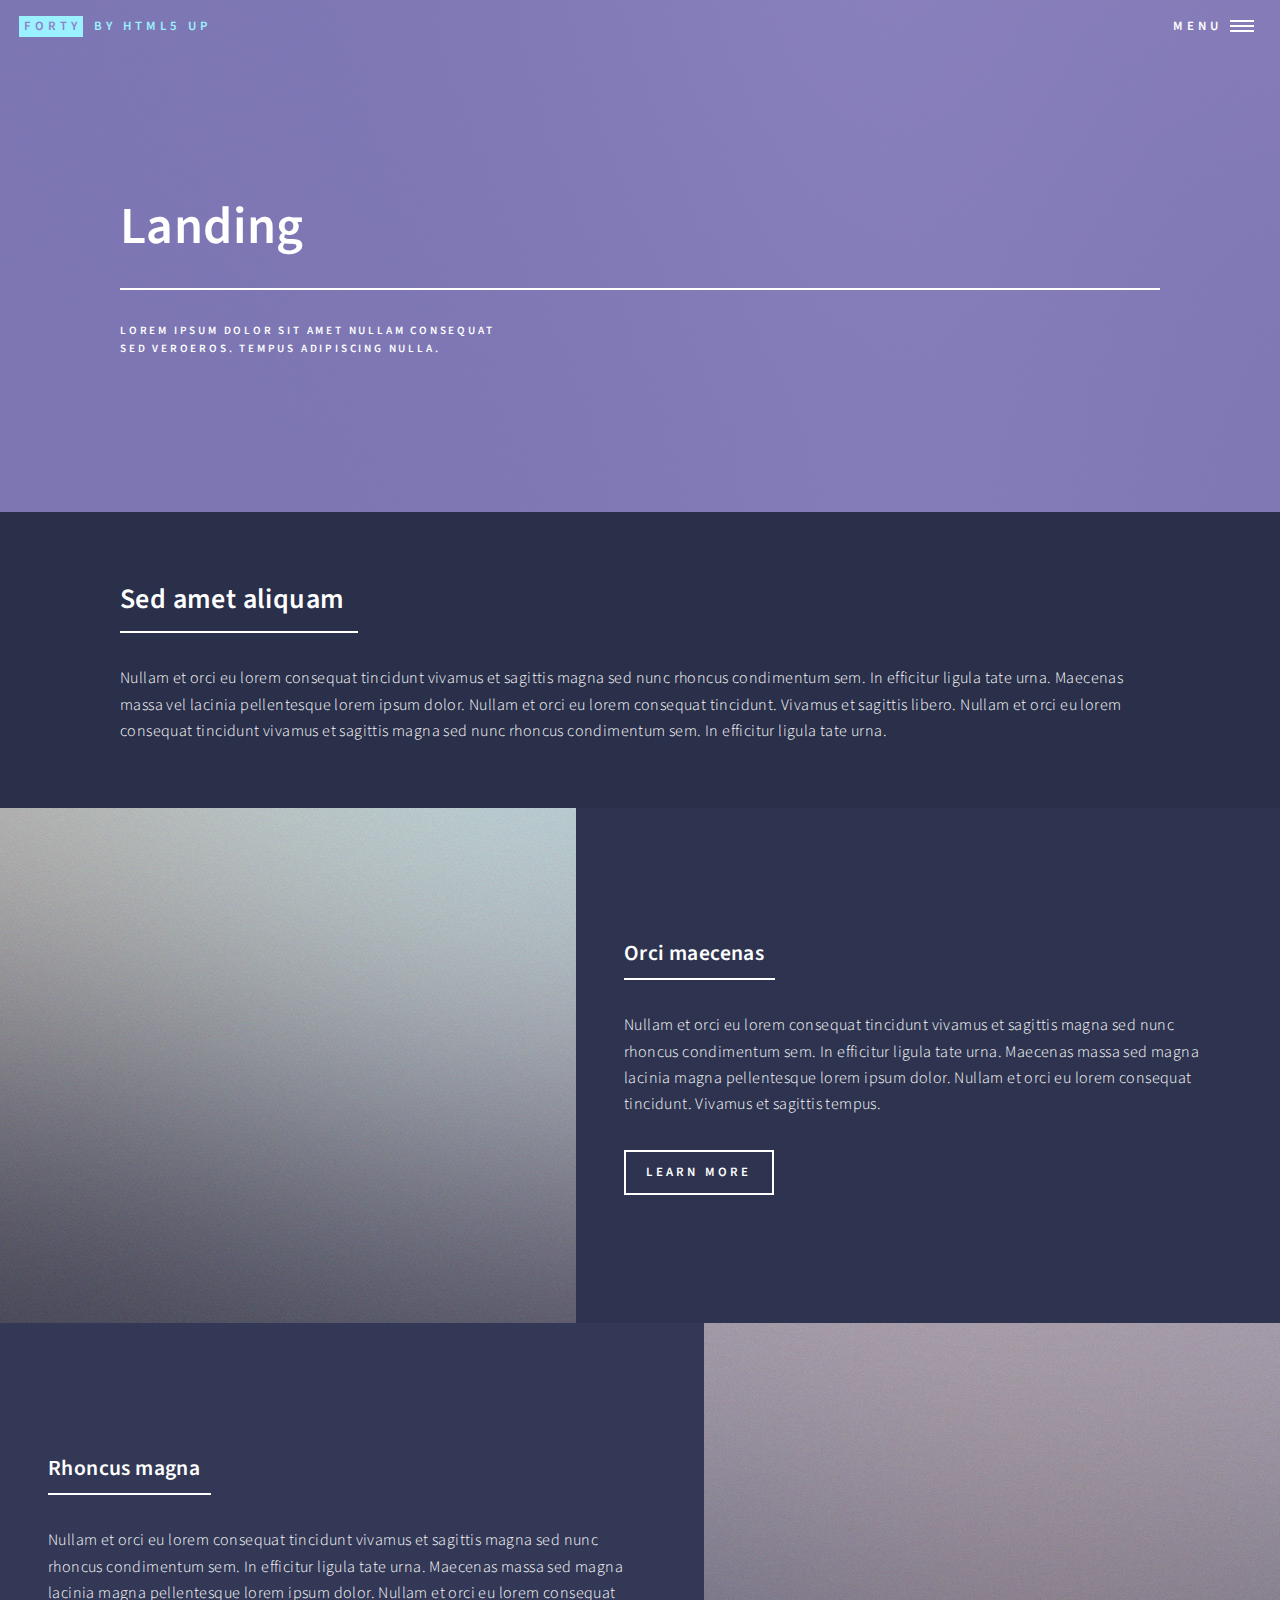
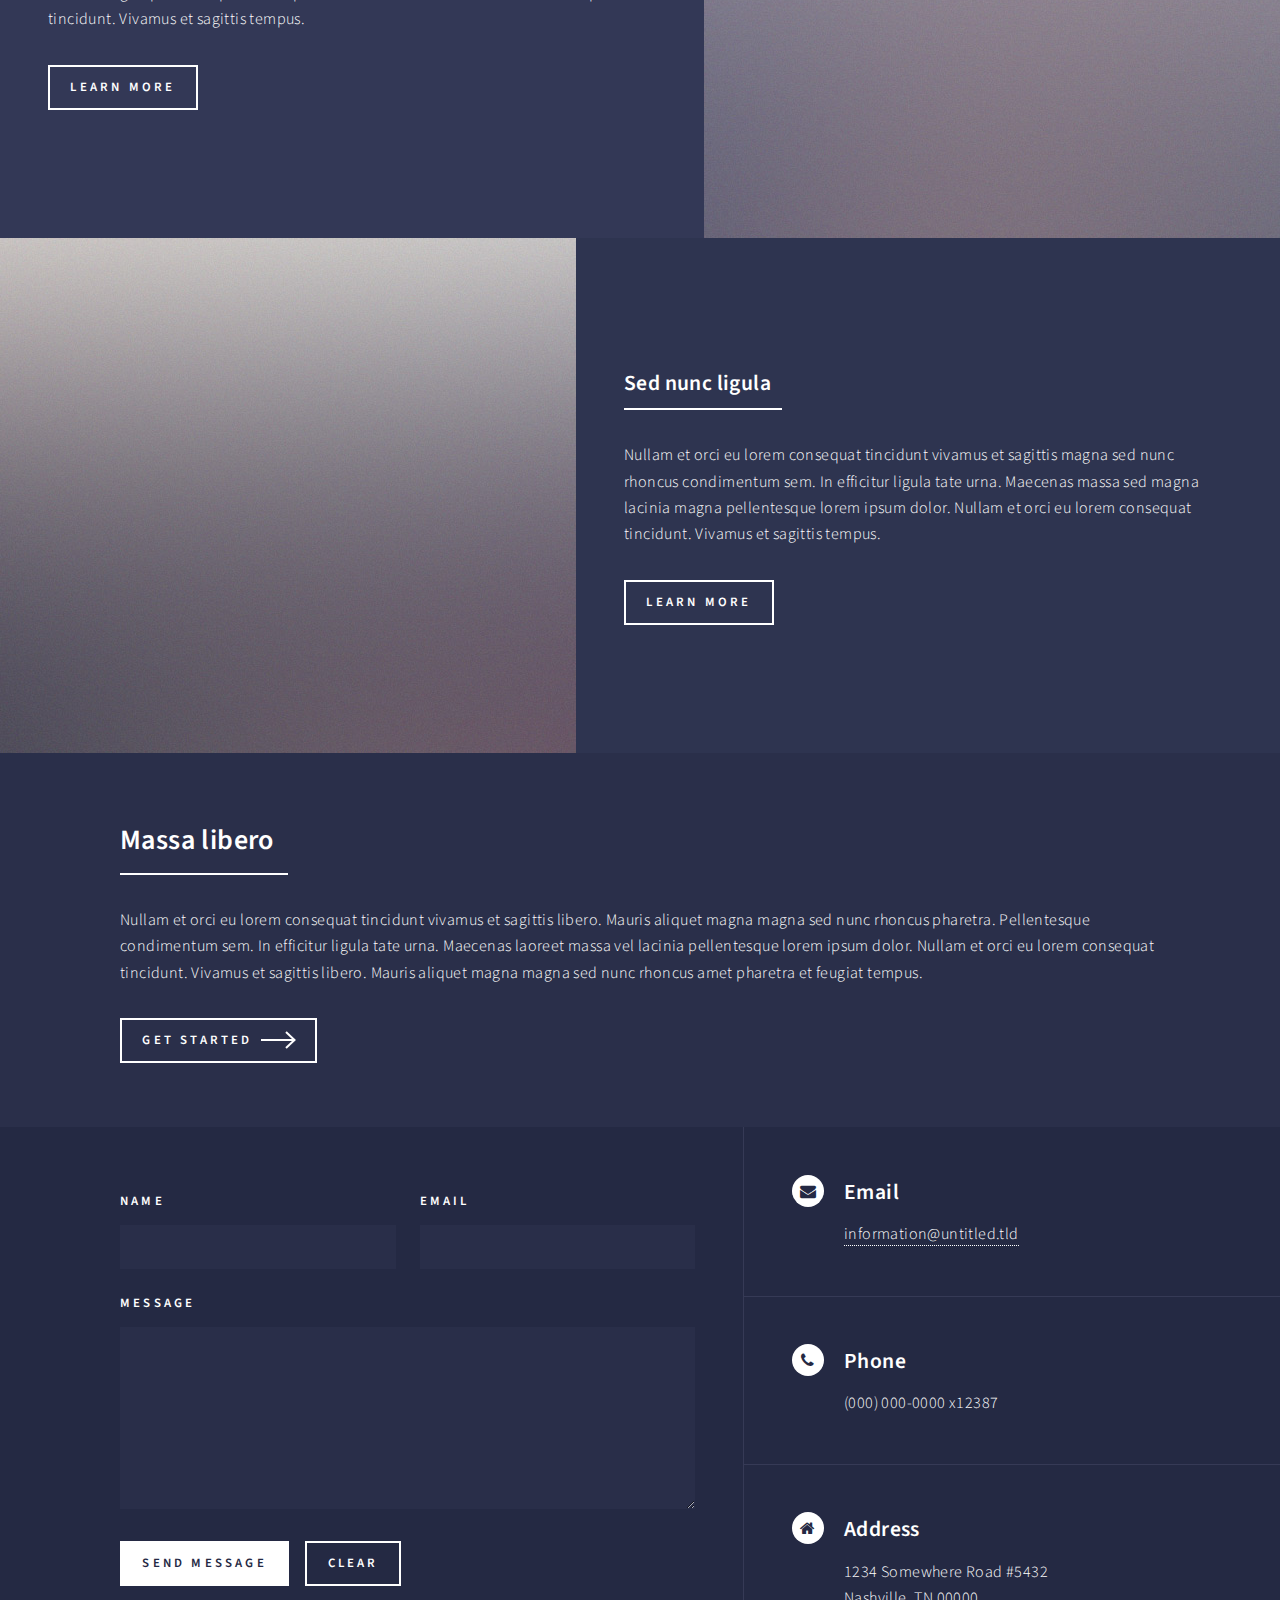
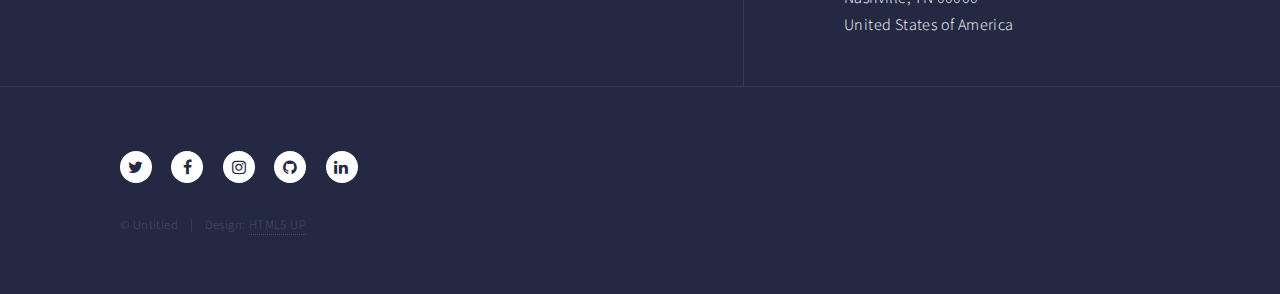
<file: landing.html>
<!DOCTYPE HTML>
<!--
	Forty by HTML5 UP
	html5up.net | @ajlkn
	Free for personal and commercial use under the CCA 3.0 license (html5up.net/license)
-->
<html>
	<head>
		<title>Landing - Forty by HTML5 UP</title>
		<meta charset="utf-8" />
		<meta name="viewport" content="width=device-width, initial-scale=1, user-scalable=no" />
		<link rel="stylesheet" href="assets/css/main.css" />
		<noscript><link rel="stylesheet" href="assets/css/noscript.css" /></noscript>
	</head>
	<body class="is-preload">

		<!-- Wrapper -->
			<div id="wrapper">

				<!-- Header -->
				<!-- Note: The "styleN" class below should match that of the banner element. -->
					<header id="header" class="alt style2">
						<a href="index.html" class="logo"><strong>Forty</strong> <span>by HTML5 UP</span></a>
						<nav>
							<a href="#menu">Menu</a>
						</nav>
					</header>

				<!-- Menu -->
					<nav id="menu">
						<ul class="links">
							<li><a href="index.html">Home</a></li>
							<li><a href="landing.html">Landing</a></li>
							<li><a href="generic.html">Generic</a></li>
							<li><a href="elements.html">Elements</a></li>
						</ul>
						<ul class="actions stacked">
							<li><a href="#" class="button primary fit">Get Started</a></li>
							<li><a href="#" class="button fit">Log In</a></li>
						</ul>
					</nav>

				<!-- Banner -->
				<!-- Note: The "styleN" class below should match that of the header element. -->
					<section id="banner" class="style2">
						<div class="inner">
							<span class="image">
								<img src="images/pic07.jpg" alt="" />
							</span>
							<header class="major">
								<h1>Landing</h1>
							</header>
							<div class="content">
								<p>Lorem ipsum dolor sit amet nullam consequat<br />
								sed veroeros. tempus adipiscing nulla.</p>
							</div>
						</div>
					</section>

				<!-- Main -->
					<div id="main">

						<!-- One -->
							<section id="one">
								<div class="inner">
									<header class="major">
										<h2>Sed amet aliquam</h2>
									</header>
									<p>Nullam et orci eu lorem consequat tincidunt vivamus et sagittis magna sed nunc rhoncus condimentum sem. In efficitur ligula tate urna. Maecenas massa vel lacinia pellentesque lorem ipsum dolor. Nullam et orci eu lorem consequat tincidunt. Vivamus et sagittis libero. Nullam et orci eu lorem consequat tincidunt vivamus et sagittis magna sed nunc rhoncus condimentum sem. In efficitur ligula tate urna.</p>
								</div>
							</section>

						<!-- Two -->
							<section id="two" class="spotlights">
								<section>
									<a href="generic.html" class="image">
										<img src="images/pic08.jpg" alt="" data-position="center center" />
									</a>
									<div class="content">
										<div class="inner">
											<header class="major">
												<h3>Orci maecenas</h3>
											</header>
											<p>Nullam et orci eu lorem consequat tincidunt vivamus et sagittis magna sed nunc rhoncus condimentum sem. In efficitur ligula tate urna. Maecenas massa sed magna lacinia magna pellentesque lorem ipsum dolor. Nullam et orci eu lorem consequat tincidunt. Vivamus et sagittis tempus.</p>
											<ul class="actions">
												<li><a href="generic.html" class="button">Learn more</a></li>
											</ul>
										</div>
									</div>
								</section>
								<section>
									<a href="generic.html" class="image">
										<img src="images/pic09.jpg" alt="" data-position="top center" />
									</a>
									<div class="content">
										<div class="inner">
											<header class="major">
												<h3>Rhoncus magna</h3>
											</header>
											<p>Nullam et orci eu lorem consequat tincidunt vivamus et sagittis magna sed nunc rhoncus condimentum sem. In efficitur ligula tate urna. Maecenas massa sed magna lacinia magna pellentesque lorem ipsum dolor. Nullam et orci eu lorem consequat tincidunt. Vivamus et sagittis tempus.</p>
											<ul class="actions">
												<li><a href="generic.html" class="button">Learn more</a></li>
											</ul>
										</div>
									</div>
								</section>
								<section>
									<a href="generic.html" class="image">
										<img src="images/pic10.jpg" alt="" data-position="25% 25%" />
									</a>
									<div class="content">
										<div class="inner">
											<header class="major">
												<h3>Sed nunc ligula</h3>
											</header>
											<p>Nullam et orci eu lorem consequat tincidunt vivamus et sagittis magna sed nunc rhoncus condimentum sem. In efficitur ligula tate urna. Maecenas massa sed magna lacinia magna pellentesque lorem ipsum dolor. Nullam et orci eu lorem consequat tincidunt. Vivamus et sagittis tempus.</p>
											<ul class="actions">
												<li><a href="generic.html" class="button">Learn more</a></li>
											</ul>
										</div>
									</div>
								</section>
							</section>

						<!-- Three -->
							<section id="three">
								<div class="inner">
									<header class="major">
										<h2>Massa libero</h2>
									</header>
									<p>Nullam et orci eu lorem consequat tincidunt vivamus et sagittis libero. Mauris aliquet magna magna sed nunc rhoncus pharetra. Pellentesque condimentum sem. In efficitur ligula tate urna. Maecenas laoreet massa vel lacinia pellentesque lorem ipsum dolor. Nullam et orci eu lorem consequat tincidunt. Vivamus et sagittis libero. Mauris aliquet magna magna sed nunc rhoncus amet pharetra et feugiat tempus.</p>
									<ul class="actions">
										<li><a href="generic.html" class="button next">Get Started</a></li>
									</ul>
								</div>
							</section>

					</div>

				<!-- Contact -->
					<section id="contact">
						<div class="inner">
							<section>
								<form method="post" action="#">
									<div class="fields">
										<div class="field half">
											<label for="name">Name</label>
											<input type="text" name="name" id="name" />
										</div>
										<div class="field half">
											<label for="email">Email</label>
											<input type="text" name="email" id="email" />
										</div>
										<div class="field">
											<label for="message">Message</label>
											<textarea name="message" id="message" rows="6"></textarea>
										</div>
									</div>
									<ul class="actions">
										<li><input type="submit" value="Send Message" class="primary" /></li>
										<li><input type="reset" value="Clear" /></li>
									</ul>
								</form>
							</section>
							<section class="split">
								<section>
									<div class="contact-method">
										<span class="icon alt fa-envelope"></span>
										<h3>Email</h3>
										<a href="#">information@untitled.tld</a>
									</div>
								</section>
								<section>
									<div class="contact-method">
										<span class="icon alt fa-phone"></span>
										<h3>Phone</h3>
										<span>(000) 000-0000 x12387</span>
									</div>
								</section>
								<section>
									<div class="contact-method">
										<span class="icon alt fa-home"></span>
										<h3>Address</h3>
										<span>1234 Somewhere Road #5432<br />
										Nashville, TN 00000<br />
										United States of America</span>
									</div>
								</section>
							</section>
						</div>
					</section>

				<!-- Footer -->
					<footer id="footer">
						<div class="inner">
							<ul class="icons">
								<li><a href="#" class="icon alt fa-twitter"><span class="label">Twitter</span></a></li>
								<li><a href="#" class="icon alt fa-facebook"><span class="label">Facebook</span></a></li>
								<li><a href="#" class="icon alt fa-instagram"><span class="label">Instagram</span></a></li>
								<li><a href="#" class="icon alt fa-github"><span class="label">GitHub</span></a></li>
								<li><a href="#" class="icon alt fa-linkedin"><span class="label">LinkedIn</span></a></li>
							</ul>
							<ul class="copyright">
								<li>&copy; Untitled</li><li>Design: <a href="https://html5up.net">HTML5 UP</a></li>
							</ul>
						</div>
					</footer>

			</div>

		<!-- Scripts -->
			<script src="assets/js/jquery.min.js"></script>
			<script src="assets/js/jquery.scrolly.min.js"></script>
			<script src="assets/js/jquery.scrollex.min.js"></script>
			<script src="assets/js/browser.min.js"></script>
			<script src="assets/js/breakpoints.min.js"></script>
			<script src="assets/js/util.js"></script>
			<script src="assets/js/main.js"></script>

	</body>
</html>
</file>
<file: assets/css/noscript.css>
/*
	Forty by HTML5 UP
	html5up.net | @ajlkn
	Free for personal and commercial use under the CCA 3.0 license (html5up.net/license)
*/

/* Banner */

	body.is-preload #banner:after {
		opacity: 0.85;
	}

	body.is-preload #banner > .inner {
		-moz-filter: none;
		-webkit-filter: none;
		-ms-filter: none;
		filter: none;
		-moz-transform: none;
		-webkit-transform: none;
		-ms-transform: none;
		transform: none;
		opacity: 1;
	}
</file>
<file: assets/css/main.css>
@import url(font-awesome.min.css);
@import url("https://fonts.googleapis.com/css?family=Source+Sans+Pro:300,300italic,600,600italic");

/*
	Forty by HTML5 UP
	html5up.net | @ajlkn
	Free for personal and commercial use under the CCA 3.0 license (html5up.net/license)
*/

html, body, div, span, applet, object,
iframe, h1, h2, h3, h4, h5, h6, p, blockquote,
pre, a, abbr, acronym, address, big, cite,
code, del, dfn, em, img, ins, kbd, q, s, samp,
small, strike, strong, sub, sup, tt, var, b,
u, i, center, dl, dt, dd, ol, ul, li, fieldset,
form, label, legend, table, caption, tbody,
tfoot, thead, tr, th, td, article, aside,
canvas, details, embed, figure, figcaption,
footer, header, hgroup, menu, nav, output, ruby,
section, summary, time, mark, audio, video {
	margin: 0;
	padding: 0;
	border: 0;
	font-size: 100%;
	font: inherit;
	vertical-align: baseline;}

article, aside, details, figcaption, figure,
footer, header, hgroup, menu, nav, section {
	display: block;}

body {
	line-height: 1;
}

ol, ul {
	list-style: none;
}

blockquote, q {
	quotes: none;
}

	blockquote:before, blockquote:after, q:before, q:after {
		content: '';
		content: none;
	}

table {
	border-collapse: collapse;
	border-spacing: 0;
}

body {
	-webkit-text-size-adjust: none;
}

mark {
	background-color: transparent;
	color: inherit;
}

input::-moz-focus-inner {
	border: 0;
	padding: 0;
}

input, select, textarea {
	-moz-appearance: none;
	-webkit-appearance: none;
	-ms-appearance: none;
	appearance: none;
}

/* Basic */

	@-ms-viewport {
		width: device-width;
	}

	body {
		-ms-overflow-style: scrollbar;
	}

	@media screen and (max-width: 480px) {

		html, body {
			min-width: 320px;
		}

	}

	html {
		box-sizing: border-box;
	}

	*, *:before, *:after {
		box-sizing: inherit;
	}

	body {
		background: #242943;
	}

		body.is-preload *, body.is-preload *:before, body.is-preload *:after {
			-moz-animation: none !important;
			-webkit-animation: none !important;
			-ms-animation: none !important;
			animation: none !important;
			-moz-transition: none !important;
			-webkit-transition: none !important;
			-ms-transition: none !important;
			transition: none !important;
		}

/* Type */

	body, input, select, textarea {
		color: #ffffff;
		font-family: "Source Sans Pro", Helvetica, sans-serif;
		font-size: 17pt;
		font-weight: 300;
		letter-spacing: 0.025em;
		line-height: 1.65;
	}

		@media screen and (max-width: 1680px) {

			body, input, select, textarea {
				font-size: 14pt;
			}

		}

		@media screen and (max-width: 1280px) {

			body, input, select, textarea {
				font-size: 12pt;
			}

		}

		@media screen and (max-width: 360px) {

			body, input, select, textarea {
				font-size: 11pt;
			}

		}

	a {
		-moz-transition: color 0.2s ease-in-out, border-bottom-color 0.2s ease-in-out;
		-webkit-transition: color 0.2s ease-in-out, border-bottom-color 0.2s ease-in-out;
		-ms-transition: color 0.2s ease-in-out, border-bottom-color 0.2s ease-in-out;
		transition: color 0.2s ease-in-out, border-bottom-color 0.2s ease-in-out;
		border-bottom: dotted 1px;
		color: inherit;
		text-decoration: none;
	}

		a:hover {
			border-bottom-color: transparent;
			color: #9bf1ff !important;
		}

		a:active {
			color: #53e3fb !important;
		}

	strong, b {
		color: #ffffff;
		font-weight: 600;
	}

	em, i {
		font-style: italic;
	}

	p {
		margin: 0 0 2em 0;
	}

	h1, h2, h3, h4, h5, h6 {
		color: #ffffff;
		font-weight: 600;
		line-height: 1.65;
		margin: 0 0 1em 0;
	}

		h1 a, h2 a, h3 a, h4 a, h5 a, h6 a {
			color: inherit;
			border-bottom: 0;
		}

	h1 {
		font-size: 2.5em;
	}

	h2 {
		font-size: 1.75em;
	}

	h3 {
		font-size: 1.35em;
	}

	h4 {
		font-size: 1.1em;
	}

	h5 {
		font-size: 0.9em;
	}

	h6 {
		font-size: 0.7em;
	}

	@media screen and (max-width: 736px) {

		h1 {
			font-size: 2em;
		}

		h2 {
			font-size: 1.5em;
		}

		h3 {
			font-size: 1.25em;
		}

	}

	sub {
		font-size: 0.8em;
		position: relative;
		top: 0.5em;
	}

	sup {
		font-size: 0.8em;
		position: relative;
		top: -0.5em;
	}

	blockquote {
		border-left: solid 4px rgba(212, 212, 255, 0.1);
		font-style: italic;
		margin: 0 0 2em 0;
		padding: 0.5em 0 0.5em 2em;
	}

	code {
		background: rgba(212, 212, 255, 0.035);
		font-family: "Courier New", monospace;
		font-size: 0.9em;
		margin: 0 0.25em;
		padding: 0.25em 0.65em;
	}

	pre {
		-webkit-overflow-scrolling: touch;
		font-family: "Courier New", monospace;
		font-size: 0.9em;
		margin: 0 0 2em 0;
	}

		pre code {
			display: block;
			line-height: 1.75;
			padding: 1em 1.5em;
			overflow-x: auto;
		}

	hr {
		border: 0;
		border-bottom: solid 1px rgba(212, 212, 255, 0.1);
		margin: 2em 0;
	}

		hr.major {
			margin: 3em 0;
		}

	.align-left {
		text-align: left;
	}

	.align-center {
		text-align: center;
	}

	.align-right {
		text-align: right;
	}

/* Row */

	.row {
		display: flex;
		flex-wrap: wrap;
		box-sizing: border-box;
		align-items: stretch;
	}

		.row > * {
			box-sizing: border-box;
		}

		.row.gtr-uniform > * > :last-child {
			margin-bottom: 0;
		}

		.row.aln-left {
			justify-content: flex-start;
		}

		.row.aln-center {
			justify-content: center;
		}

		.row.aln-right {
			justify-content: flex-end;
		}

		.row.aln-top {
			align-items: flex-start;
		}

		.row.aln-middle {
			align-items: center;
		}

		.row.aln-bottom {
			align-items: flex-end;
		}

		.row > .imp {
			order: -1;
		}

		.row > .col-1 {
			width: 8.3333333333%;
		}

		.row > .off-1 {
			margin-left: 8.3333333333%;
		}

		.row > .col-2 {
			width: 16.6666666667%;
		}

		.row > .off-2 {
			margin-left: 16.6666666667%;
		}

		.row > .col-3 {
			width: 25%;
		}

		.row > .off-3 {
			margin-left: 25%;
		}

		.row > .col-4 {
			width: 33.3333333333%;
		}

		.row > .off-4 {
			margin-left: 33.3333333333%;
		}

		.row > .col-5 {
			width: 41.6666666667%;
		}

		.row > .off-5 {
			margin-left: 41.6666666667%;
		}

		.row > .col-6 {
			width: 50%;
		}

		.row > .off-6 {
			margin-left: 50%;
		}

		.row > .col-7 {
			width: 58.3333333333%;
		}

		.row > .off-7 {
			margin-left: 58.3333333333%;
		}

		.row > .col-8 {
			width: 66.6666666667%;
		}

		.row > .off-8 {
			margin-left: 66.6666666667%;
		}

		.row > .col-9 {
			width: 75%;
		}

		.row > .off-9 {
			margin-left: 75%;
		}

		.row > .col-10 {
			width: 83.3333333333%;
		}

		.row > .off-10 {
			margin-left: 83.3333333333%;
		}

		.row > .col-11 {
			width: 91.6666666667%;
		}

		.row > .off-11 {
			margin-left: 91.6666666667%;
		}

		.row > .col-12 {
			width: 100%;
		}

		.row > .off-12 {
			margin-left: 100%;
		}

		.row.gtr-0 {
			margin-top: 0;
			margin-left: 0em;
		}

			.row.gtr-0 > * {
				padding: 0 0 0 0em;
			}

			.row.gtr-0.gtr-uniform {
				margin-top: 0em;
			}

				.row.gtr-0.gtr-uniform > * {
					padding-top: 0em;
				}

		.row.gtr-25 {
			margin-top: 0;
			margin-left: -0.5em;
		}

			.row.gtr-25 > * {
				padding: 0 0 0 0.5em;
			}

			.row.gtr-25.gtr-uniform {
				margin-top: -0.5em;
			}

				.row.gtr-25.gtr-uniform > * {
					padding-top: 0.5em;
				}

		.row.gtr-50 {
			margin-top: 0;
			margin-left: -1em;
		}

			.row.gtr-50 > * {
				padding: 0 0 0 1em;
			}

			.row.gtr-50.gtr-uniform {
				margin-top: -1em;
			}

				.row.gtr-50.gtr-uniform > * {
					padding-top: 1em;
				}

		.row {
			margin-top: 0;
			margin-left: -2em;
		}

			.row > * {
				padding: 0 0 0 2em;
			}

			.row.gtr-uniform {
				margin-top: -2em;
			}

				.row.gtr-uniform > * {
					padding-top: 2em;
				}

		.row.gtr-150 {
			margin-top: 0;
			margin-left: -3em;
		}

			.row.gtr-150 > * {
				padding: 0 0 0 3em;
			}

			.row.gtr-150.gtr-uniform {
				margin-top: -3em;
			}

				.row.gtr-150.gtr-uniform > * {
					padding-top: 3em;
				}

		.row.gtr-200 {
			margin-top: 0;
			margin-left: -4em;
		}

			.row.gtr-200 > * {
				padding: 0 0 0 4em;
			}

			.row.gtr-200.gtr-uniform {
				margin-top: -4em;
			}

				.row.gtr-200.gtr-uniform > * {
					padding-top: 4em;
				}

		@media screen and (max-width: 1680px) {

			.row {
				display: flex;
				flex-wrap: wrap;
				box-sizing: border-box;
				align-items: stretch;
			}

				.row > * {
					box-sizing: border-box;
				}

				.row.gtr-uniform > * > :last-child {
					margin-bottom: 0;
				}

				.row.aln-left {
					justify-content: flex-start;
				}

				.row.aln-center {
					justify-content: center;
				}

				.row.aln-right {
					justify-content: flex-end;
				}

				.row.aln-top {
					align-items: flex-start;
				}

				.row.aln-middle {
					align-items: center;
				}

				.row.aln-bottom {
					align-items: flex-end;
				}

				.row > .imp-xlarge {
					order: -1;
				}

				.row > .col-1-xlarge {
					width: 8.3333333333%;
				}

				.row > .off-1-xlarge {
					margin-left: 8.3333333333%;
				}

				.row > .col-2-xlarge {
					width: 16.6666666667%;
				}

				.row > .off-2-xlarge {
					margin-left: 16.6666666667%;
				}

				.row > .col-3-xlarge {
					width: 25%;
				}

				.row > .off-3-xlarge {
					margin-left: 25%;
				}

				.row > .col-4-xlarge {
					width: 33.3333333333%;
				}

				.row > .off-4-xlarge {
					margin-left: 33.3333333333%;
				}

				.row > .col-5-xlarge {
					width: 41.6666666667%;
				}

				.row > .off-5-xlarge {
					margin-left: 41.6666666667%;
				}

				.row > .col-6-xlarge {
					width: 50%;
				}

				.row > .off-6-xlarge {
					margin-left: 50%;
				}

				.row > .col-7-xlarge {
					width: 58.3333333333%;
				}

				.row > .off-7-xlarge {
					margin-left: 58.3333333333%;
				}

				.row > .col-8-xlarge {
					width: 66.6666666667%;
				}

				.row > .off-8-xlarge {
					margin-left: 66.6666666667%;
				}

				.row > .col-9-xlarge {
					width: 75%;
				}

				.row > .off-9-xlarge {
					margin-left: 75%;
				}

				.row > .col-10-xlarge {
					width: 83.3333333333%;
				}

				.row > .off-10-xlarge {
					margin-left: 83.3333333333%;
				}

				.row > .col-11-xlarge {
					width: 91.6666666667%;
				}

				.row > .off-11-xlarge {
					margin-left: 91.6666666667%;
				}

				.row > .col-12-xlarge {
					width: 100%;
				}

				.row > .off-12-xlarge {
					margin-left: 100%;
				}

				.row.gtr-0 {
					margin-top: 0;
					margin-left: 0em;
				}

					.row.gtr-0 > * {
						padding: 0 0 0 0em;
					}

					.row.gtr-0.gtr-uniform {
						margin-top: 0em;
					}

						.row.gtr-0.gtr-uniform > * {
							padding-top: 0em;
						}

				.row.gtr-25 {
					margin-top: 0;
					margin-left: -0.5em;
				}

					.row.gtr-25 > * {
						padding: 0 0 0 0.5em;
					}

					.row.gtr-25.gtr-uniform {
						margin-top: -0.5em;
					}

						.row.gtr-25.gtr-uniform > * {
							padding-top: 0.5em;
						}

				.row.gtr-50 {
					margin-top: 0;
					margin-left: -1em;
				}

					.row.gtr-50 > * {
						padding: 0 0 0 1em;
					}

					.row.gtr-50.gtr-uniform {
						margin-top: -1em;
					}

						.row.gtr-50.gtr-uniform > * {
							padding-top: 1em;
						}

				.row {
					margin-top: 0;
					margin-left: -2em;
				}

					.row > * {
						padding: 0 0 0 2em;
					}

					.row.gtr-uniform {
						margin-top: -2em;
					}

						.row.gtr-uniform > * {
							padding-top: 2em;
						}

				.row.gtr-150 {
					margin-top: 0;
					margin-left: -3em;
				}

					.row.gtr-150 > * {
						padding: 0 0 0 3em;
					}

					.row.gtr-150.gtr-uniform {
						margin-top: -3em;
					}

						.row.gtr-150.gtr-uniform > * {
							padding-top: 3em;
						}

				.row.gtr-200 {
					margin-top: 0;
					margin-left: -4em;
				}

					.row.gtr-200 > * {
						padding: 0 0 0 4em;
					}

					.row.gtr-200.gtr-uniform {
						margin-top: -4em;
					}

						.row.gtr-200.gtr-uniform > * {
							padding-top: 4em;
						}

		}

		@media screen and (max-width: 1280px) {

			.row {
				display: flex;
				flex-wrap: wrap;
				box-sizing: border-box;
				align-items: stretch;
			}

				.row > * {
					box-sizing: border-box;
				}

				.row.gtr-uniform > * > :last-child {
					margin-bottom: 0;
				}

				.row.aln-left {
					justify-content: flex-start;
				}

				.row.aln-center {
					justify-content: center;
				}

				.row.aln-right {
					justify-content: flex-end;
				}

				.row.aln-top {
					align-items: flex-start;
				}

				.row.aln-middle {
					align-items: center;
				}

				.row.aln-bottom {
					align-items: flex-end;
				}

				.row > .imp-large {
					order: -1;
				}

				.row > .col-1-large {
					width: 8.3333333333%;
				}

				.row > .off-1-large {
					margin-left: 8.3333333333%;
				}

				.row > .col-2-large {
					width: 16.6666666667%;
				}

				.row > .off-2-large {
					margin-left: 16.6666666667%;
				}

				.row > .col-3-large {
					width: 25%;
				}

				.row > .off-3-large {
					margin-left: 25%;
				}

				.row > .col-4-large {
					width: 33.3333333333%;
				}

				.row > .off-4-large {
					margin-left: 33.3333333333%;
				}

				.row > .col-5-large {
					width: 41.6666666667%;
				}

				.row > .off-5-large {
					margin-left: 41.6666666667%;
				}

				.row > .col-6-large {
					width: 50%;
				}

				.row > .off-6-large {
					margin-left: 50%;
				}

				.row > .col-7-large {
					width: 58.3333333333%;
				}

				.row > .off-7-large {
					margin-left: 58.3333333333%;
				}

				.row > .col-8-large {
					width: 66.6666666667%;
				}

				.row > .off-8-large {
					margin-left: 66.6666666667%;
				}

				.row > .col-9-large {
					width: 75%;
				}

				.row > .off-9-large {
					margin-left: 75%;
				}

				.row > .col-10-large {
					width: 83.3333333333%;
				}

				.row > .off-10-large {
					margin-left: 83.3333333333%;
				}

				.row > .col-11-large {
					width: 91.6666666667%;
				}

				.row > .off-11-large {
					margin-left: 91.6666666667%;
				}

				.row > .col-12-large {
					width: 100%;
				}

				.row > .off-12-large {
					margin-left: 100%;
				}

				.row.gtr-0 {
					margin-top: 0;
					margin-left: 0em;
				}

					.row.gtr-0 > * {
						padding: 0 0 0 0em;
					}

					.row.gtr-0.gtr-uniform {
						margin-top: 0em;
					}

						.row.gtr-0.gtr-uniform > * {
							padding-top: 0em;
						}

				.row.gtr-25 {
					margin-top: 0;
					margin-left: -0.375em;
				}

					.row.gtr-25 > * {
						padding: 0 0 0 0.375em;
					}

					.row.gtr-25.gtr-uniform {
						margin-top: -0.375em;
					}

						.row.gtr-25.gtr-uniform > * {
							padding-top: 0.375em;
						}

				.row.gtr-50 {
					margin-top: 0;
					margin-left: -0.75em;
				}

					.row.gtr-50 > * {
						padding: 0 0 0 0.75em;
					}

					.row.gtr-50.gtr-uniform {
						margin-top: -0.75em;
					}

						.row.gtr-50.gtr-uniform > * {
							padding-top: 0.75em;
						}

				.row {
					margin-top: 0;
					margin-left: -1.5em;
				}

					.row > * {
						padding: 0 0 0 1.5em;
					}

					.row.gtr-uniform {
						margin-top: -1.5em;
					}

						.row.gtr-uniform > * {
							padding-top: 1.5em;
						}

				.row.gtr-150 {
					margin-top: 0;
					margin-left: -2.25em;
				}

					.row.gtr-150 > * {
						padding: 0 0 0 2.25em;
					}

					.row.gtr-150.gtr-uniform {
						margin-top: -2.25em;
					}

						.row.gtr-150.gtr-uniform > * {
							padding-top: 2.25em;
						}

				.row.gtr-200 {
					margin-top: 0;
					margin-left: -3em;
				}

					.row.gtr-200 > * {
						padding: 0 0 0 3em;
					}

					.row.gtr-200.gtr-uniform {
						margin-top: -3em;
					}

						.row.gtr-200.gtr-uniform > * {
							padding-top: 3em;
						}

		}

		@media screen and (max-width: 980px) {

			.row {
				display: flex;
				flex-wrap: wrap;
				box-sizing: border-box;
				align-items: stretch;
			}

				.row > * {
					box-sizing: border-box;
				}

				.row.gtr-uniform > * > :last-child {
					margin-bottom: 0;
				}

				.row.aln-left {
					justify-content: flex-start;
				}

				.row.aln-center {
					justify-content: center;
				}

				.row.aln-right {
					justify-content: flex-end;
				}

				.row.aln-top {
					align-items: flex-start;
				}

				.row.aln-middle {
					align-items: center;
				}

				.row.aln-bottom {
					align-items: flex-end;
				}

				.row > .imp-medium {
					order: -1;
				}

				.row > .col-1-medium {
					width: 8.3333333333%;
				}

				.row > .off-1-medium {
					margin-left: 8.3333333333%;
				}

				.row > .col-2-medium {
					width: 16.6666666667%;
				}

				.row > .off-2-medium {
					margin-left: 16.6666666667%;
				}

				.row > .col-3-medium {
					width: 25%;
				}

				.row > .off-3-medium {
					margin-left: 25%;
				}

				.row > .col-4-medium {
					width: 33.3333333333%;
				}

				.row > .off-4-medium {
					margin-left: 33.3333333333%;
				}

				.row > .col-5-medium {
					width: 41.6666666667%;
				}

				.row > .off-5-medium {
					margin-left: 41.6666666667%;
				}

				.row > .col-6-medium {
					width: 50%;
				}

				.row > .off-6-medium {
					margin-left: 50%;
				}

				.row > .col-7-medium {
					width: 58.3333333333%;
				}

				.row > .off-7-medium {
					margin-left: 58.3333333333%;
				}

				.row > .col-8-medium {
					width: 66.6666666667%;
				}

				.row > .off-8-medium {
					margin-left: 66.6666666667%;
				}

				.row > .col-9-medium {
					width: 75%;
				}

				.row > .off-9-medium {
					margin-left: 75%;
				}

				.row > .col-10-medium {
					width: 83.3333333333%;
				}

				.row > .off-10-medium {
					margin-left: 83.3333333333%;
				}

				.row > .col-11-medium {
					width: 91.6666666667%;
				}

				.row > .off-11-medium {
					margin-left: 91.6666666667%;
				}

				.row > .col-12-medium {
					width: 100%;
				}

				.row > .off-12-medium {
					margin-left: 100%;
				}

				.row.gtr-0 {
					margin-top: 0;
					margin-left: 0em;
				}

					.row.gtr-0 > * {
						padding: 0 0 0 0em;
					}

					.row.gtr-0.gtr-uniform {
						margin-top: 0em;
					}

						.row.gtr-0.gtr-uniform > * {
							padding-top: 0em;
						}

				.row.gtr-25 {
					margin-top: 0;
					margin-left: -0.375em;
				}

					.row.gtr-25 > * {
						padding: 0 0 0 0.375em;
					}

					.row.gtr-25.gtr-uniform {
						margin-top: -0.375em;
					}

						.row.gtr-25.gtr-uniform > * {
							padding-top: 0.375em;
						}

				.row.gtr-50 {
					margin-top: 0;
					margin-left: -0.75em;
				}

					.row.gtr-50 > * {
						padding: 0 0 0 0.75em;
					}

					.row.gtr-50.gtr-uniform {
						margin-top: -0.75em;
					}

						.row.gtr-50.gtr-uniform > * {
							padding-top: 0.75em;
						}

				.row {
					margin-top: 0;
					margin-left: -1.5em;
				}

					.row > * {
						padding: 0 0 0 1.5em;
					}

					.row.gtr-uniform {
						margin-top: -1.5em;
					}

						.row.gtr-uniform > * {
							padding-top: 1.5em;
						}

				.row.gtr-150 {
					margin-top: 0;
					margin-left: -2.25em;
				}

					.row.gtr-150 > * {
						padding: 0 0 0 2.25em;
					}

					.row.gtr-150.gtr-uniform {
						margin-top: -2.25em;
					}

						.row.gtr-150.gtr-uniform > * {
							padding-top: 2.25em;
						}

				.row.gtr-200 {
					margin-top: 0;
					margin-left: -3em;
				}

					.row.gtr-200 > * {
						padding: 0 0 0 3em;
					}

					.row.gtr-200.gtr-uniform {
						margin-top: -3em;
					}

						.row.gtr-200.gtr-uniform > * {
							padding-top: 3em;
						}

		}

		@media screen and (max-width: 736px) {

			.row {
				display: flex;
				flex-wrap: wrap;
				box-sizing: border-box;
				align-items: stretch;
			}

				.row > * {
					box-sizing: border-box;
				}

				.row.gtr-uniform > * > :last-child {
					margin-bottom: 0;
				}

				.row.aln-left {
					justify-content: flex-start;
				}

				.row.aln-center {
					justify-content: center;
				}

				.row.aln-right {
					justify-content: flex-end;
				}

				.row.aln-top {
					align-items: flex-start;
				}

				.row.aln-middle {
					align-items: center;
				}

				.row.aln-bottom {
					align-items: flex-end;
				}

				.row > .imp-small {
					order: -1;
				}

				.row > .col-1-small {
					width: 8.3333333333%;
				}

				.row > .off-1-small {
					margin-left: 8.3333333333%;
				}

				.row > .col-2-small {
					width: 16.6666666667%;
				}

				.row > .off-2-small {
					margin-left: 16.6666666667%;
				}

				.row > .col-3-small {
					width: 25%;
				}

				.row > .off-3-small {
					margin-left: 25%;
				}

				.row > .col-4-small {
					width: 33.3333333333%;
				}

				.row > .off-4-small {
					margin-left: 33.3333333333%;
				}

				.row > .col-5-small {
					width: 41.6666666667%;
				}

				.row > .off-5-small {
					margin-left: 41.6666666667%;
				}

				.row > .col-6-small {
					width: 50%;
				}

				.row > .off-6-small {
					margin-left: 50%;
				}

				.row > .col-7-small {
					width: 58.3333333333%;
				}

				.row > .off-7-small {
					margin-left: 58.3333333333%;
				}

				.row > .col-8-small {
					width: 66.6666666667%;
				}

				.row > .off-8-small {
					margin-left: 66.6666666667%;
				}

				.row > .col-9-small {
					width: 75%;
				}

				.row > .off-9-small {
					margin-left: 75%;
				}

				.row > .col-10-small {
					width: 83.3333333333%;
				}

				.row > .off-10-small {
					margin-left: 83.3333333333%;
				}

				.row > .col-11-small {
					width: 91.6666666667%;
				}

				.row > .off-11-small {
					margin-left: 91.6666666667%;
				}

				.row > .col-12-small {
					width: 100%;
				}

				.row > .off-12-small {
					margin-left: 100%;
				}

				.row.gtr-0 {
					margin-top: 0;
					margin-left: 0em;
				}

					.row.gtr-0 > * {
						padding: 0 0 0 0em;
					}

					.row.gtr-0.gtr-uniform {
						margin-top: 0em;
					}

						.row.gtr-0.gtr-uniform > * {
							padding-top: 0em;
						}

				.row.gtr-25 {
					margin-top: 0;
					margin-left: -0.3125em;
				}

					.row.gtr-25 > * {
						padding: 0 0 0 0.3125em;
					}

					.row.gtr-25.gtr-uniform {
						margin-top: -0.3125em;
					}

						.row.gtr-25.gtr-uniform > * {
							padding-top: 0.3125em;
						}

				.row.gtr-50 {
					margin-top: 0;
					margin-left: -0.625em;
				}

					.row.gtr-50 > * {
						padding: 0 0 0 0.625em;
					}

					.row.gtr-50.gtr-uniform {
						margin-top: -0.625em;
					}

						.row.gtr-50.gtr-uniform > * {
							padding-top: 0.625em;
						}

				.row {
					margin-top: 0;
					margin-left: -1.25em;
				}

					.row > * {
						padding: 0 0 0 1.25em;
					}

					.row.gtr-uniform {
						margin-top: -1.25em;
					}

						.row.gtr-uniform > * {
							padding-top: 1.25em;
						}

				.row.gtr-150 {
					margin-top: 0;
					margin-left: -1.875em;
				}

					.row.gtr-150 > * {
						padding: 0 0 0 1.875em;
					}

					.row.gtr-150.gtr-uniform {
						margin-top: -1.875em;
					}

						.row.gtr-150.gtr-uniform > * {
							padding-top: 1.875em;
						}

				.row.gtr-200 {
					margin-top: 0;
					margin-left: -2.5em;
				}

					.row.gtr-200 > * {
						padding: 0 0 0 2.5em;
					}

					.row.gtr-200.gtr-uniform {
						margin-top: -2.5em;
					}

						.row.gtr-200.gtr-uniform > * {
							padding-top: 2.5em;
						}

		}

		@media screen and (max-width: 480px) {

			.row {
				display: flex;
				flex-wrap: wrap;
				box-sizing: border-box;
				align-items: stretch;
			}

				.row > * {
					box-sizing: border-box;
				}

				.row.gtr-uniform > * > :last-child {
					margin-bottom: 0;
				}

				.row.aln-left {
					justify-content: flex-start;
				}

				.row.aln-center {
					justify-content: center;
				}

				.row.aln-right {
					justify-content: flex-end;
				}

				.row.aln-top {
					align-items: flex-start;
				}

				.row.aln-middle {
					align-items: center;
				}

				.row.aln-bottom {
					align-items: flex-end;
				}

				.row > .imp-xsmall {
					order: -1;
				}

				.row > .col-1-xsmall {
					width: 8.3333333333%;
				}

				.row > .off-1-xsmall {
					margin-left: 8.3333333333%;
				}

				.row > .col-2-xsmall {
					width: 16.6666666667%;
				}

				.row > .off-2-xsmall {
					margin-left: 16.6666666667%;
				}

				.row > .col-3-xsmall {
					width: 25%;
				}

				.row > .off-3-xsmall {
					margin-left: 25%;
				}

				.row > .col-4-xsmall {
					width: 33.3333333333%;
				}

				.row > .off-4-xsmall {
					margin-left: 33.3333333333%;
				}

				.row > .col-5-xsmall {
					width: 41.6666666667%;
				}

				.row > .off-5-xsmall {
					margin-left: 41.6666666667%;
				}

				.row > .col-6-xsmall {
					width: 50%;
				}

				.row > .off-6-xsmall {
					margin-left: 50%;
				}

				.row > .col-7-xsmall {
					width: 58.3333333333%;
				}

				.row > .off-7-xsmall {
					margin-left: 58.3333333333%;
				}

				.row > .col-8-xsmall {
					width: 66.6666666667%;
				}

				.row > .off-8-xsmall {
					margin-left: 66.6666666667%;
				}

				.row > .col-9-xsmall {
					width: 75%;
				}

				.row > .off-9-xsmall {
					margin-left: 75%;
				}

				.row > .col-10-xsmall {
					width: 83.3333333333%;
				}

				.row > .off-10-xsmall {
					margin-left: 83.3333333333%;
				}

				.row > .col-11-xsmall {
					width: 91.6666666667%;
				}

				.row > .off-11-xsmall {
					margin-left: 91.6666666667%;
				}

				.row > .col-12-xsmall {
					width: 100%;
				}

				.row > .off-12-xsmall {
					margin-left: 100%;
				}

				.row.gtr-0 {
					margin-top: 0;
					margin-left: 0em;
				}

					.row.gtr-0 > * {
						padding: 0 0 0 0em;
					}

					.row.gtr-0.gtr-uniform {
						margin-top: 0em;
					}

						.row.gtr-0.gtr-uniform > * {
							padding-top: 0em;
						}

				.row.gtr-25 {
					margin-top: 0;
					margin-left: -0.3125em;
				}

					.row.gtr-25 > * {
						padding: 0 0 0 0.3125em;
					}

					.row.gtr-25.gtr-uniform {
						margin-top: -0.3125em;
					}

						.row.gtr-25.gtr-uniform > * {
							padding-top: 0.3125em;
						}

				.row.gtr-50 {
					margin-top: 0;
					margin-left: -0.625em;
				}

					.row.gtr-50 > * {
						padding: 0 0 0 0.625em;
					}

					.row.gtr-50.gtr-uniform {
						margin-top: -0.625em;
					}

						.row.gtr-50.gtr-uniform > * {
							padding-top: 0.625em;
						}

				.row {
					margin-top: 0;
					margin-left: -1.25em;
				}

					.row > * {
						padding: 0 0 0 1.25em;
					}

					.row.gtr-uniform {
						margin-top: -1.25em;
					}

						.row.gtr-uniform > * {
							padding-top: 1.25em;
						}

				.row.gtr-150 {
					margin-top: 0;
					margin-left: -1.875em;
				}

					.row.gtr-150 > * {
						padding: 0 0 0 1.875em;
					}

					.row.gtr-150.gtr-uniform {
						margin-top: -1.875em;
					}

						.row.gtr-150.gtr-uniform > * {
							padding-top: 1.875em;
						}

				.row.gtr-200 {
					margin-top: 0;
					margin-left: -2.5em;
				}

					.row.gtr-200 > * {
						padding: 0 0 0 2.5em;
					}

					.row.gtr-200.gtr-uniform {
						margin-top: -2.5em;
					}

						.row.gtr-200.gtr-uniform > * {
							padding-top: 2.5em;
						}

		}

/* Section/Article */

	section.special, article.special {
		text-align: center;
	}

	header.major {
		width: -moz-max-content;
		width: -webkit-max-content;
		width: -ms-max-content;
		width: max-content;
		margin-bottom: 2em;
	}

		header.major > :first-child {
			margin-bottom: 0;
			width: calc(100% + 0.5em);
		}

			header.major > :first-child:after {
				content: '';
				background-color: #ffffff;
				display: block;
				height: 2px;
				margin: 0.325em 0 0.5em 0;
				width: 100%;
			}

		header.major > p {
			font-size: 0.7em;
			font-weight: 600;
			letter-spacing: 0.25em;
			margin-bottom: 0;
			text-transform: uppercase;
		}

		body.is-ie header.major > :first-child:after {
			max-width: 9em;
		}

		body.is-ie header.major > h1:after {
			max-width: 100% !important;
		}

	@media screen and (max-width: 736px) {

		header.major > p br {
			display: none;
		}

	}

/* Form */

	form {
		margin: 0 0 2em 0;
	}

		form > :last-child {
			margin-bottom: 0;
		}

		form > .fields {
			display: -moz-flex;
			display: -webkit-flex;
			display: -ms-flex;
			display: flex;
			-moz-flex-wrap: wrap;
			-webkit-flex-wrap: wrap;
			-ms-flex-wrap: wrap;
			flex-wrap: wrap;
			width: calc(100% + 3em);
			margin: -1.5em 0 2em -1.5em;
		}

			form > .fields > .field {
				-moz-flex-grow: 0;
				-webkit-flex-grow: 0;
				-ms-flex-grow: 0;
				flex-grow: 0;
				-moz-flex-shrink: 0;
				-webkit-flex-shrink: 0;
				-ms-flex-shrink: 0;
				flex-shrink: 0;
				padding: 1.5em 0 0 1.5em;
				width: calc(100% - 1.5em);
			}

				form > .fields > .field.half {
					width: calc(50% - 0.75em);
				}

				form > .fields > .field.third {
					width: calc(100%/3 - 0.5em);
				}

				form > .fields > .field.quarter {
					width: calc(25% - 0.375em);
				}

		@media screen and (max-width: 480px) {

			form > .fields {
				width: calc(100% + 3em);
				margin: -1.5em 0 2em -1.5em;
			}

				form > .fields > .field {
					padding: 1.5em 0 0 1.5em;
					width: calc(100% - 1.5em);
				}

					form > .fields > .field.half {
						width: calc(100% - 1.5em);
					}

					form > .fields > .field.third {
						width: calc(100% - 1.5em);
					}

					form > .fields > .field.quarter {
						width: calc(100% - 1.5em);
					}

		}

	label {
		color: #ffffff;
		display: block;
		font-size: 0.8em;
		font-weight: 600;
		letter-spacing: 0.25em;
		margin: 0 0 1em 0;
		text-transform: uppercase;
	}

	input[type="text"],
	input[type="password"],
	input[type="email"],
	input[type="tel"],
	input[type="search"],
	input[type="url"],
	select,
	textarea {
		-moz-appearance: none;
		-webkit-appearance: none;
		-ms-appearance: none;
		appearance: none;
		background: rgba(212, 212, 255, 0.035);
		border: none;
		border-radius: 0;
		color: inherit;
		display: block;
		outline: 0;
		padding: 0 1em;
		text-decoration: none;
		width: 100%;
	}

		input[type="text"]:invalid,
		input[type="password"]:invalid,
		input[type="email"]:invalid,
		input[type="tel"]:invalid,
		input[type="search"]:invalid,
		input[type="url"]:invalid,
		select:invalid,
		textarea:invalid {
			box-shadow: none;
		}

		input[type="text"]:focus,
		input[type="password"]:focus,
		input[type="email"]:focus,
		input[type="tel"]:focus,
		input[type="search"]:focus,
		input[type="url"]:focus,
		select:focus,
		textarea:focus {
			border-color: #9bf1ff;
			box-shadow: 0 0 0 2px #9bf1ff;
		}

	select {
		background-image: url("data:image/svg+xml;charset=utf8,%3Csvg xmlns='http://www.w3.org/2000/svg' width='40' height='40' preserveAspectRatio='none' viewBox='0 0 40 40'%3E%3Cpath d='M9.4,12.3l10.4,10.4l10.4-10.4c0.2-0.2,0.5-0.4,0.9-0.4c0.3,0,0.6,0.1,0.9,0.4l3.3,3.3c0.2,0.2,0.4,0.5,0.4,0.9 c0,0.4-0.1,0.6-0.4,0.9L20.7,31.9c-0.2,0.2-0.5,0.4-0.9,0.4c-0.3,0-0.6-0.1-0.9-0.4L4.3,17.3c-0.2-0.2-0.4-0.5-0.4-0.9 c0-0.4,0.1-0.6,0.4-0.9l3.3-3.3c0.2-0.2,0.5-0.4,0.9-0.4S9.1,12.1,9.4,12.3z' fill='rgba(212, 212, 255, 0.1)' /%3E%3C/svg%3E");
		background-size: 1.25rem;
		background-repeat: no-repeat;
		background-position: calc(100% - 1rem) center;
		height: 2.75em;
		padding-right: 2.75em;
		text-overflow: ellipsis;
	}

		select option {
			color: #ffffff;
			background: #242943;
		}

		select:focus::-ms-value {
			background-color: transparent;
		}

		select::-ms-expand {
			display: none;
		}

	input[type="text"],
	input[type="password"],
	input[type="email"],
	input[type="tel"],
	input[type="search"],
	input[type="url"],
	select {
		height: 2.75em;
	}

	textarea {
		padding: 0.75em 1em;
	}

	input[type="checkbox"],
	input[type="radio"] {
		-moz-appearance: none;
		-webkit-appearance: none;
		-ms-appearance: none;
		appearance: none;
		display: block;
		float: left;
		margin-right: -2em;
		opacity: 0;
		width: 1em;
		z-index: -1;
	}

		input[type="checkbox"] + label,
		input[type="radio"] + label {
			text-decoration: none;
			color: #ffffff;
			cursor: pointer;
			display: inline-block;
			font-weight: 300;
			padding-left: 2.65em;
			padding-right: 0.75em;
			position: relative;
		}

			input[type="checkbox"] + label:before,
			input[type="radio"] + label:before {
				-moz-osx-font-smoothing: grayscale;
				-webkit-font-smoothing: antialiased;
				font-family: FontAwesome;
				font-style: normal;
				font-weight: normal;
				text-transform: none !important;
			}

			input[type="checkbox"] + label:before,
			input[type="radio"] + label:before {
				background: rgba(212, 212, 255, 0.035);
				content: '';
				display: inline-block;
				height: 1.65em;
				left: 0;
				letter-spacing: 0;
				line-height: 1.58125em;
				position: absolute;
				text-align: center;
				top: 0;
				width: 1.65em;
			}

		input[type="checkbox"]:checked + label:before,
		input[type="radio"]:checked + label:before {
			background: #ffffff;
			border-color: #9bf1ff;
			content: '\f00c';
			color: #242943;
		}

		input[type="checkbox"]:focus + label:before,
		input[type="radio"]:focus + label:before {
			box-shadow: 0 0 0 2px #9bf1ff;
		}

	input[type="radio"] + label:before {
		border-radius: 100%;
	}

	::-webkit-input-placeholder {
		color: rgba(244, 244, 255, 0.2) !important;
		opacity: 1.0;
	}

	:-moz-placeholder {
		color: rgba(244, 244, 255, 0.2) !important;
		opacity: 1.0;
	}

	::-moz-placeholder {
		color: rgba(244, 244, 255, 0.2) !important;
		opacity: 1.0;
	}

	:-ms-input-placeholder {
		color: rgba(244, 244, 255, 0.2) !important;
		opacity: 1.0;
	}

/* Box */

	.box {
		border: solid 1px rgba(212, 212, 255, 0.1);
		margin-bottom: 2em;
		padding: 1.5em;
	}

		.box > :last-child,
		.box > :last-child > :last-child,
		.box > :last-child > :last-child > :last-child {
			margin-bottom: 0;
		}

		.box.alt {
			border: 0;
			border-radius: 0;
			padding: 0;
		}

/* Icon */

	.icon {
		text-decoration: none;
		border-bottom: none;
		position: relative;
	}

		.icon:before {
			-moz-osx-font-smoothing: grayscale;
			-webkit-font-smoothing: antialiased;
			font-family: FontAwesome;
			font-style: normal;
			font-weight: normal;
			text-transform: none !important;
		}

		.icon > .label {
			display: none;
		}

		.icon.alt:before {
			background-color: #ffffff;
			border-radius: 100%;
			color: #242943;
			display: inline-block;
			height: 2em;
			line-height: 2em;
			text-align: center;
			width: 2em;
		}

	a.icon.alt:before {
		-moz-transition: background-color 0.2s ease-in-out;
		-webkit-transition: background-color 0.2s ease-in-out;
		-ms-transition: background-color 0.2s ease-in-out;
		transition: background-color 0.2s ease-in-out;
	}

	a.icon.alt:hover:before {
		background-color: #6fc3df;
	}

	a.icon.alt:active:before {
		background-color: #37a6cb;
	}

/* Image */

	.image {
		border: 0;
		display: inline-block;
		position: relative;
	}

		.image img {
			display: block;
		}

		.image.left, .image.right {
			max-width: 30%;
		}

			.image.left img, .image.right img {
				width: 100%;
			}

		.image.left {
			float: left;
			margin: 0 1.5em 1.25em 0;
			top: 0.25em;
		}

		.image.right {
			float: right;
			margin: 0 0 1.25em 1.5em;
			top: 0.25em;
		}

		.image.fit {
			display: block;
			margin: 0 0 2em 0;
			width: 100%;
		}

			.image.fit img {
				width: 100%;
			}

		.image.main {
			display: block;
			margin: 2.5em 0;
			width: 100%;
		}

			.image.main img {
				width: 100%;
			}

			@media screen and (max-width: 736px) {

				.image.main {
					margin: 1.5em 0;
				}

			}

/* List */

	ol {
		list-style: decimal;
		margin: 0 0 2em 0;
		padding-left: 1.25em;
	}

		ol li {
			padding-left: 0.25em;
		}

	ul {
		list-style: disc;
		margin: 0 0 2em 0;
		padding-left: 1em;
	}

		ul li {
			padding-left: 0.5em;
		}

		ul.alt {
			list-style: none;
			padding-left: 0;
		}

			ul.alt li {
				border-top: solid 1px rgba(212, 212, 255, 0.1);
				padding: 0.5em 0;
			}

				ul.alt li:first-child {
					border-top: 0;
					padding-top: 0;
				}

	dl {
		margin: 0 0 2em 0;
	}

		dl dt {
			display: block;
			font-weight: 600;
			margin: 0 0 1em 0;
		}

		dl dd {
			margin-left: 2em;
		}

/* Actions */

	ul.actions {
		display: -moz-flex;
		display: -webkit-flex;
		display: -ms-flex;
		display: flex;
		cursor: default;
		list-style: none;
		margin-left: -1em;
		padding-left: 0;
	}

		ul.actions li {
			padding: 0 0 0 1em;
			vertical-align: middle;
		}

		ul.actions.special {
			-moz-justify-content: center;
			-webkit-justify-content: center;
			-ms-justify-content: center;
			justify-content: center;
			width: 100%;
			margin-left: 0;
		}

			ul.actions.special li:first-child {
				padding-left: 0;
			}

		ul.actions.stacked {
			-moz-flex-direction: column;
			-webkit-flex-direction: column;
			-ms-flex-direction: column;
			flex-direction: column;
			margin-left: 0;
		}

			ul.actions.stacked li {
				padding: 1.3em 0 0 0;
			}

				ul.actions.stacked li:first-child {
					padding-top: 0;
				}

		ul.actions.fit {
			width: calc(100% + 1em);
		}

			ul.actions.fit li {
				-moz-flex-grow: 1;
				-webkit-flex-grow: 1;
				-ms-flex-grow: 1;
				flex-grow: 1;
				-moz-flex-shrink: 1;
				-webkit-flex-shrink: 1;
				-ms-flex-shrink: 1;
				flex-shrink: 1;
				width: 100%;
			}

				ul.actions.fit li > * {
					width: 100%;
				}

			ul.actions.fit.stacked {
				width: 100%;
			}

/* Icons */

	ul.icons {
		cursor: default;
		list-style: none;
		padding-left: 0;
	}

		ul.icons li {
			display: inline-block;
			padding: 0 1em 0 0;
		}

			ul.icons li:last-child {
				padding-right: 0;
			}

		@media screen and (max-width: 736px) {

			ul.icons li {
				padding: 0 0.75em 0 0;
			}

		}

/* Pagination */

	ul.pagination {
		cursor: default;
		list-style: none;
		padding-left: 0;
	}

		ul.pagination li {
			display: inline-block;
			padding-left: 0;
			vertical-align: middle;
		}

			ul.pagination li > .page {
				-moz-transition: background-color 0.2s ease-in-out, color 0.2s ease-in-out;
				-webkit-transition: background-color 0.2s ease-in-out, color 0.2s ease-in-out;
				-ms-transition: background-color 0.2s ease-in-out, color 0.2s ease-in-out;
				transition: background-color 0.2s ease-in-out, color 0.2s ease-in-out;
				border-bottom: 0;
				display: inline-block;
				font-size: 0.8em;
				font-weight: 600;
				height: 1.5em;
				line-height: 1.5em;
				margin: 0 0.125em;
				min-width: 1.5em;
				padding: 0 0.5em;
				text-align: center;
			}

				ul.pagination li > .page.active {
					background-color: #ffffff;
					color: #242943;
				}

					ul.pagination li > .page.active:hover {
						background-color: #9bf1ff;
						color: #242943 !important;
					}

					ul.pagination li > .page.active:active {
						background-color: #53e3fb;
					}

			ul.pagination li:first-child {
				padding-right: 0.75em;
			}

			ul.pagination li:last-child {
				padding-left: 0.75em;
			}

		@media screen and (max-width: 480px) {

			ul.pagination li:nth-child(n+2):nth-last-child(n+2) {
				display: none;
			}

			ul.pagination li:first-child {
				padding-right: 0;
			}

		}

/* Table */

	.table-wrapper {
		-webkit-overflow-scrolling: touch;
		overflow-x: auto;
	}

	table {
		margin: 0 0 2em 0;
		width: 100%;
	}

		table tbody tr {
			border: solid 1px rgba(212, 212, 255, 0.1);
			border-left: 0;
			border-right: 0;
		}

			table tbody tr:nth-child(2n + 1) {
				background-color: rgba(212, 212, 255, 0.035);
			}

		table td {
			padding: 0.75em 0.75em;
		}

		table th {
			color: #ffffff;
			font-size: 0.9em;
			font-weight: 600;
			padding: 0 0.75em 0.75em 0.75em;
			text-align: left;
		}

		table thead {
			border-bottom: solid 2px rgba(212, 212, 255, 0.1);
		}

		table tfoot {
			border-top: solid 2px rgba(212, 212, 255, 0.1);
		}

		table.alt {
			border-collapse: separate;
		}

			table.alt tbody tr td {
				border: solid 1px rgba(212, 212, 255, 0.1);
				border-left-width: 0;
				border-top-width: 0;
			}

				table.alt tbody tr td:first-child {
					border-left-width: 1px;
				}

			table.alt tbody tr:first-child td {
				border-top-width: 1px;
			}

			table.alt thead {
				border-bottom: 0;
			}

			table.alt tfoot {
				border-top: 0;
			}

/* Button */

	input[type="submit"],
	input[type="reset"],
	input[type="button"],
	button,
	.button {
		-moz-appearance: none;
		-webkit-appearance: none;
		-ms-appearance: none;
		appearance: none;
		-moz-transition: background-color 0.2s ease-in-out, box-shadow 0.2s ease-in-out, color 0.2s ease-in-out;
		-webkit-transition: background-color 0.2s ease-in-out, box-shadow 0.2s ease-in-out, color 0.2s ease-in-out;
		-ms-transition: background-color 0.2s ease-in-out, box-shadow 0.2s ease-in-out, color 0.2s ease-in-out;
		transition: background-color 0.2s ease-in-out, box-shadow 0.2s ease-in-out, color 0.2s ease-in-out;
		background-color: transparent;
		border: 0;
		border-radius: 0;
		box-shadow: inset 0 0 0 2px #ffffff;
		color: #ffffff;
		cursor: pointer;
		display: inline-block;
		font-size: 0.8em;
		font-weight: 600;
		height: 3.5em;
		letter-spacing: 0.25em;
		line-height: 3.5em;
		padding: 0 1.75em;
		text-align: center;
		text-decoration: none;
		text-transform: uppercase;
		white-space: nowrap;
	}

		input[type="submit"]:hover, input[type="submit"]:active,
		input[type="reset"]:hover,
		input[type="reset"]:active,
		input[type="button"]:hover,
		input[type="button"]:active,
		button:hover,
		button:active,
		.button:hover,
		.button:active {
			box-shadow: inset 0 0 0 2px #9bf1ff;
			color: #9bf1ff;
		}

		input[type="submit"]:active,
		input[type="reset"]:active,
		input[type="button"]:active,
		button:active,
		.button:active {
			background-color: rgba(155, 241, 255, 0.1);
			box-shadow: inset 0 0 0 2px #53e3fb;
			color: #53e3fb;
		}

		input[type="submit"].icon:before,
		input[type="reset"].icon:before,
		input[type="button"].icon:before,
		button.icon:before,
		.button.icon:before {
			margin-right: 0.5em;
		}

		input[type="submit"].fit,
		input[type="reset"].fit,
		input[type="button"].fit,
		button.fit,
		.button.fit {
			width: 100%;
		}

		input[type="submit"].small,
		input[type="reset"].small,
		input[type="button"].small,
		button.small,
		.button.small {
			font-size: 0.6em;
		}

		input[type="submit"].large,
		input[type="reset"].large,
		input[type="button"].large,
		button.large,
		.button.large {
			font-size: 1.25em;
			height: 3em;
			line-height: 3em;
		}

		input[type="submit"].next,
		input[type="reset"].next,
		input[type="button"].next,
		button.next,
		.button.next {
			padding-right: 4.5em;
			position: relative;
		}

			input[type="submit"].next:before, input[type="submit"].next:after,
			input[type="reset"].next:before,
			input[type="reset"].next:after,
			input[type="button"].next:before,
			input[type="button"].next:after,
			button.next:before,
			button.next:after,
			.button.next:before,
			.button.next:after {
				-moz-transition: opacity 0.2s ease-in-out;
				-webkit-transition: opacity 0.2s ease-in-out;
				-ms-transition: opacity 0.2s ease-in-out;
				transition: opacity 0.2s ease-in-out;
				background-position: center right;
				background-repeat: no-repeat;
				background-size: 36px 24px;
				content: '';
				display: block;
				height: 100%;
				position: absolute;
				right: 1.5em;
				top: 0;
				vertical-align: middle;
				width: 36px;
			}

			input[type="submit"].next:before,
			input[type="reset"].next:before,
			input[type="button"].next:before,
			button.next:before,
			.button.next:before {
				background-image: url("data:image/svg+xml;charset=utf8,%3Csvg xmlns='http://www.w3.org/2000/svg' xmlns:xlink='http://www.w3.org/1999/xlink' width='36px' height='24px' viewBox='0 0 36 24' zoomAndPan='disable'%3E%3Cstyle%3Eline %7B stroke: %23ffffff%3B stroke-width: 2px%3B %7D%3C/style%3E%3Cline x1='0' y1='12' x2='34' y2='12' /%3E%3Cline x1='25' y1='4' x2='34' y2='12.5' /%3E%3Cline x1='25' y1='20' x2='34' y2='11.5' /%3E%3C/svg%3E");
			}

			input[type="submit"].next:after,
			input[type="reset"].next:after,
			input[type="button"].next:after,
			button.next:after,
			.button.next:after {
				background-image: url("data:image/svg+xml;charset=utf8,%3Csvg xmlns='http://www.w3.org/2000/svg' xmlns:xlink='http://www.w3.org/1999/xlink' width='36px' height='24px' viewBox='0 0 36 24' zoomAndPan='disable'%3E%3Cstyle%3Eline %7B stroke: %239bf1ff%3B stroke-width: 2px%3B %7D%3C/style%3E%3Cline x1='0' y1='12' x2='34' y2='12' /%3E%3Cline x1='25' y1='4' x2='34' y2='12.5' /%3E%3Cline x1='25' y1='20' x2='34' y2='11.5' /%3E%3C/svg%3E");
				opacity: 0;
				z-index: 1;
			}

			input[type="submit"].next:hover:after, input[type="submit"].next:active:after,
			input[type="reset"].next:hover:after,
			input[type="reset"].next:active:after,
			input[type="button"].next:hover:after,
			input[type="button"].next:active:after,
			button.next:hover:after,
			button.next:active:after,
			.button.next:hover:after,
			.button.next:active:after {
				opacity: 1;
			}

			@media screen and (max-width: 1280px) {

				input[type="submit"].next,
				input[type="reset"].next,
				input[type="button"].next,
				button.next,
				.button.next {
					padding-right: 5em;
				}

			}

		input[type="submit"].primary,
		input[type="reset"].primary,
		input[type="button"].primary,
		button.primary,
		.button.primary {
			background-color: #ffffff;
			box-shadow: none;
			color: #242943;
		}

			input[type="submit"].primary:hover, input[type="submit"].primary:active,
			input[type="reset"].primary:hover,
			input[type="reset"].primary:active,
			input[type="button"].primary:hover,
			input[type="button"].primary:active,
			button.primary:hover,
			button.primary:active,
			.button.primary:hover,
			.button.primary:active {
				background-color: #9bf1ff;
				color: #242943 !important;
			}

			input[type="submit"].primary:active,
			input[type="reset"].primary:active,
			input[type="button"].primary:active,
			button.primary:active,
			.button.primary:active {
				background-color: #53e3fb;
			}

		input[type="submit"].disabled, input[type="submit"]:disabled,
		input[type="reset"].disabled,
		input[type="reset"]:disabled,
		input[type="button"].disabled,
		input[type="button"]:disabled,
		button.disabled,
		button:disabled,
		.button.disabled,
		.button:disabled {
			pointer-events: none;
			cursor: default;
			opacity: 0.25;
		}

/* Tiles */

	.tiles {
		display: -moz-flex;
		display: -webkit-flex;
		display: -ms-flex;
		display: flex;
		-moz-flex-wrap: wrap;
		-webkit-flex-wrap: wrap;
		-ms-flex-wrap: wrap;
		flex-wrap: wrap;
		border-top: 0 !important;
	}

		.tiles + * {
			border-top: 0 !important;
		}

		.tiles article {
			-moz-align-items: center;
			-webkit-align-items: center;
			-ms-align-items: center;
			align-items: center;
			display: -moz-flex;
			display: -webkit-flex;
			display: -ms-flex;
			display: flex;
			-moz-transition: -moz-transform 0.25s ease, opacity 0.25s ease, -moz-filter 1s ease, -webkit-filter 1s ease;
			-webkit-transition: -webkit-transform 0.25s ease, opacity 0.25s ease, -webkit-filter 1s ease, -webkit-filter 1s ease;
			-ms-transition: -ms-transform 0.25s ease, opacity 0.25s ease, -ms-filter 1s ease, -webkit-filter 1s ease;
			transition: transform 0.25s ease, opacity 0.25s ease, filter 1s ease, -webkit-filter 1s ease;
			padding: 4em 4em 2em 4em ;
			background-position: center;
			background-repeat: no-repeat;
			background-size: cover;
			cursor: default;
			height: 40vh;
			max-height: 40em;
			min-height: 23em;
			overflow: hidden;
			position: relative;
			width: 40%;
		}

			.tiles article .image {
				display: none;
			}

			.tiles article header {
				position: relative;
				z-index: 3;
			}

			.tiles article h3 {
				font-size: 1.75em;
			}

				.tiles article h3 a:hover {
					color: inherit !important;
				}

			.tiles article .link.primary {
				border: 0;
				height: 100%;
				left: 0;
				position: absolute;
				top: 0;
				width: 100%;
				z-index: 4;
			}

			.tiles article:before {
				-moz-transition: opacity 0.5s ease;
				-webkit-transition: opacity 0.5s ease;
				-ms-transition: opacity 0.5s ease;
				transition: opacity 0.5s ease;
				bottom: 0;
				content: '';
				display: block;
				height: 100%;
				left: 0;
				opacity: 0.85;
				position: absolute;
				width: 100%;
				z-index: 2;
			}

			.tiles article:after {
				background-color: rgba(36, 41, 67, 0.25);
				content: '';
				display: block;
				height: 100%;
				left: 0;
				position: absolute;
				top: 0;
				width: 100%;
				z-index: 1;
			}

			.tiles article:hover:before {
				opacity: 0;
			}

			.tiles article.is-transitioning {
				-moz-transform: scale(0.95);
				-webkit-transform: scale(0.95);
				-ms-transform: scale(0.95);
				transform: scale(0.95);
				-moz-filter: blur(0.5em);
				-webkit-filter: blur(0.5em);
				-ms-filter: blur(0.5em);
				filter: blur(0.5em);
				opacity: 0;
			}

			.tiles article:nth-child(4n - 1), .tiles article:nth-child(4n - 2) {
				width: 60%;
			}

			.tiles article:nth-child(6n - 5):before {
				background-color: #6fc3df;
			}

			.tiles article:nth-child(6n - 4):before {
				background-color: #8d82c4;
			}

			.tiles article:nth-child(6n - 3):before {
				background-color: #ec8d81;
			}

			.tiles article:nth-child(6n - 2):before {
				background-color: #e7b788;
			}

			.tiles article:nth-child(6n - 1):before {
				background-color: #8ea9e8;
			}

			.tiles article:nth-child(6n):before {
				background-color: #87c5a4;
			}

		@media screen and (max-width: 1280px) {

			.tiles article {
				padding: 4em 3em 2em 3em ;
				height: 30vh;
				max-height: 30em;
				min-height: 20em;
			}

		}

		@media screen and (max-width: 980px) {

			.tiles article {
				width: 50% !important;
			}

		}

		@media screen and (max-width: 736px) {

			.tiles article {
				padding: 3em 1.5em 1em 1.5em ;
				height: 16em;
				max-height: none;
				min-height: 0;
			}

				.tiles article h3 {
					font-size: 1.5em;
				}

		}

		@media screen and (max-width: 480px) {

			.tiles {
				display: block;
			}

				.tiles article {
					height: 20em;
					width: 100% !important;
				}

		}

/* Contact Method */

	.contact-method {
		margin: 0 0 2em 0;
		padding-left: 3.25em;
		position: relative;
	}

		.contact-method .icon {
			left: 0;
			position: absolute;
			top: 0;
		}

		.contact-method h3 {
			margin: 0 0 0.5em 0;
		}

/* Spotlights */

	.spotlights {
		border-top: 0 !important;
	}

		.spotlights + * {
			border-top: 0 !important;
		}

		.spotlights > section {
			display: -moz-flex;
			display: -webkit-flex;
			display: -ms-flex;
			display: flex;
			-moz-flex-direction: row;
			-webkit-flex-direction: row;
			-ms-flex-direction: row;
			flex-direction: row;
			background-color: #2e3450;
		}

			.spotlights > section > .image {
				background-position: center center;
				background-size: cover;
				border-radius: 0;
				display: block;
				position: relative;
				width: 30%;
			}

				.spotlights > section > .image img {
					border-radius: 0;
					display: block;
					width: 100%;
				}

				.spotlights > section > .image:before {
					background: rgba(36, 41, 67, 0.9);
					content: '';
					display: block;
					height: 100%;
					left: 0;
					opacity: 0;
					position: absolute;
					top: 0;
					width: 100%;
				}

			.spotlights > section > .content {
				display: -moz-flex;
				display: -webkit-flex;
				display: -ms-flex;
				display: flex;
				-moz-flex-direction: column;
				-webkit-flex-direction: column;
				-ms-flex-direction: column;
				flex-direction: column;
				-moz-justify-content: center;
				-webkit-justify-content: center;
				-ms-justify-content: center;
				justify-content: center;
				-moz-align-items: center;
				-webkit-align-items: center;
				-ms-align-items: center;
				align-items: center;
				padding: 2em 3em 0.1em 3em ;
				width: 70%;
			}

				.spotlights > section > .content > .inner {
					margin: 0 auto;
					max-width: 100%;
					width: 65em;
				}

			.spotlights > section:nth-child(2n) {
				-moz-flex-direction: row-reverse;
				-webkit-flex-direction: row-reverse;
				-ms-flex-direction: row-reverse;
				flex-direction: row-reverse;
				background-color: #333856;
			}

				.spotlights > section:nth-child(2n) > .content {
					-moz-align-items: -moz-flex-end;
					-webkit-align-items: -webkit-flex-end;
					-ms-align-items: -ms-flex-end;
					align-items: flex-end;
				}

		@media screen and (max-width: 1680px) {

			.spotlights > section > .image {
				width: 40%;
			}

			.spotlights > section > .content {
				width: 60%;
			}

		}

		@media screen and (max-width: 1280px) {

			.spotlights > section > .image {
				width: 45%;
			}

			.spotlights > section > .content {
				width: 55%;
			}

		}

		@media screen and (max-width: 980px) {

			.spotlights > section {
				display: block;
			}

				.spotlights > section > .image {
					width: 100%;
				}

				.spotlights > section > .content {
					padding: 4em 3em 2em 3em ;
					width: 100%;
				}

		}

		@media screen and (max-width: 736px) {

			.spotlights > section > .content {
				padding: 3em 1.5em 1em 1.5em ;
			}

		}

/* Header */

	@-moz-keyframes reveal-header {
		0% {
			top: -4em;
			opacity: 0;
		}

		100% {
			top: 0;
			opacity: 1;
		}
	}

	@-webkit-keyframes reveal-header {
		0% {
			top: -4em;
			opacity: 0;
		}

		100% {
			top: 0;
			opacity: 1;
		}
	}

	@-ms-keyframes reveal-header {
		0% {
			top: -4em;
			opacity: 0;
		}

		100% {
			top: 0;
			opacity: 1;
		}
	}

	@keyframes reveal-header {
		0% {
			top: -4em;
			opacity: 0;
		}

		100% {
			top: 0;
			opacity: 1;
		}
	}

	#header {
		display: -moz-flex;
		display: -webkit-flex;
		display: -ms-flex;
		display: flex;
		background-color: #2a2f4a;
		box-shadow: 0 0 0.25em 0 rgba(0, 0, 0, 0.15);
		cursor: default;
		font-weight: 600;
		height: 3.25em;
		left: 0;
		letter-spacing: 0.25em;
		line-height: 3.25em;
		margin: 0;
		position: fixed;
		text-transform: uppercase;
		top: 0;
		width: 100%;
		z-index: 10000;
	}

		#header .logo {
			border: 0;
			display: inline-block;
			font-size: 0.8em;
			height: inherit;
			line-height: inherit;
			padding: 0 1.5em;
		}

			#header .logo strong {
				-moz-transition: background-color 0.2s ease-in-out, color 0.2s ease-in-out;
				-webkit-transition: background-color 0.2s ease-in-out, color 0.2s ease-in-out;
				-ms-transition: background-color 0.2s ease-in-out, color 0.2s ease-in-out;
				transition: background-color 0.2s ease-in-out, color 0.2s ease-in-out;
				background-color: #ffffff;
				color: #242943;
				display: inline-block;
				line-height: 1.65em;
				margin-right: 0.325em;
				padding: 0 0.125em 0 0.375em;
			}

			#header .logo:hover strong {
				background-color: #9bf1ff;
			}

			#header .logo:active strong {
				background-color: #53e3fb;
			}

		#header nav {
			display: -moz-flex;
			display: -webkit-flex;
			display: -ms-flex;
			display: flex;
			-moz-justify-content: -moz-flex-end;
			-webkit-justify-content: -webkit-flex-end;
			-ms-justify-content: -ms-flex-end;
			justify-content: flex-end;
			-moz-flex-grow: 1;
			-webkit-flex-grow: 1;
			-ms-flex-grow: 1;
			flex-grow: 1;
			height: inherit;
			line-height: inherit;
		}

			#header nav a {
				border: 0;
				display: block;
				font-size: 0.8em;
				height: inherit;
				line-height: inherit;
				padding: 0 0.75em;
				position: relative;
				vertical-align: middle;
			}

				#header nav a:last-child {
					padding-right: 1.5em;
				}

				#header nav a[href="#menu"] {
					padding-right: 3.325em !important;
				}

					#header nav a[href="#menu"]:before, #header nav a[href="#menu"]:after {
						background-image: url("data:image/svg+xml;charset=utf8,%3Csvg xmlns='http://www.w3.org/2000/svg' width='24' height='32' viewBox='0 0 24 32' preserveAspectRatio='none'%3E%3Cstyle%3Eline %7B stroke-width: 2px%3B stroke: %23ffffff%3B %7D%3C/style%3E%3Cline x1='0' y1='11' x2='24' y2='11' /%3E%3Cline x1='0' y1='21' x2='24' y2='21' /%3E%3Cline x1='0' y1='16' x2='24' y2='16' /%3E%3C/svg%3E");
						background-position: center;
						background-repeat: no-repeat;
						background-size: 24px 32px;
						content: '';
						display: block;
						height: 100%;
						position: absolute;
						right: 1.5em;
						top: 0;
						vertical-align: middle;
						width: 24px;
					}

					#header nav a[href="#menu"]:after {
						-moz-transition: opacity 0.2s ease-in-out;
						-webkit-transition: opacity 0.2s ease-in-out;
						-ms-transition: opacity 0.2s ease-in-out;
						transition: opacity 0.2s ease-in-out;
						background-image: url("data:image/svg+xml;charset=utf8,%3Csvg xmlns='http://www.w3.org/2000/svg' width='24' height='32' viewBox='0 0 24 32' preserveAspectRatio='none'%3E%3Cstyle%3Eline %7B stroke-width: 2px%3B stroke: %239bf1ff%3B %7D%3C/style%3E%3Cline x1='0' y1='11' x2='24' y2='11' /%3E%3Cline x1='0' y1='21' x2='24' y2='21' /%3E%3Cline x1='0' y1='16' x2='24' y2='16' /%3E%3C/svg%3E");
						opacity: 0;
						z-index: 1;
					}

					#header nav a[href="#menu"]:hover:after, #header nav a[href="#menu"]:active:after {
						opacity: 1;
					}

					#header nav a[href="#menu"]:last-child {
						padding-right: 3.875em !important;
					}

						#header nav a[href="#menu"]:last-child:before, #header nav a[href="#menu"]:last-child:after {
							right: 2em;
						}

		#header.reveal {
			-moz-animation: reveal-header 0.35s ease;
			-webkit-animation: reveal-header 0.35s ease;
			-ms-animation: reveal-header 0.35s ease;
			animation: reveal-header 0.35s ease;
		}

		#header.alt {
			-moz-transition: opacity 2.5s ease;
			-webkit-transition: opacity 2.5s ease;
			-ms-transition: opacity 2.5s ease;
			transition: opacity 2.5s ease;
			-moz-transition-delay: 0.75s;
			-webkit-transition-delay: 0.75s;
			-ms-transition-delay: 0.75s;
			transition-delay: 0.75s;
			-moz-animation: none;
			-webkit-animation: none;
			-ms-animation: none;
			animation: none;
			background-color: transparent;
			box-shadow: none;
			position: absolute;
		}

			#header.alt.style1 .logo strong {
				color: #6fc3df;
			}

			#header.alt.style2 .logo strong {
				color: #8d82c4;
			}

			#header.alt.style3 .logo strong {
				color: #ec8d81;
			}

			#header.alt.style4 .logo strong {
				color: #e7b788;
			}

			#header.alt.style5 .logo strong {
				color: #8ea9e8;
			}

			#header.alt.style6 .logo strong {
				color: #87c5a4;
			}

		body.is-preload #header.alt {
			opacity: 0;
		}

		@media screen and (max-width: 1680px) {

			#header nav a[href="#menu"] {
				padding-right: 3.75em !important;
			}

				#header nav a[href="#menu"]:last-child {
					padding-right: 4.25em !important;
				}

		}

		@media screen and (max-width: 1280px) {

			#header nav a[href="#menu"] {
				padding-right: 4em !important;
			}

				#header nav a[href="#menu"]:last-child {
					padding-right: 4.5em !important;
				}

		}

		@media screen and (max-width: 736px) {

			#header {
				height: 2.75em;
				line-height: 2.75em;
			}

				#header .logo {
					padding: 0 1em;
				}

				#header nav a {
					padding: 0 0.5em;
				}

					#header nav a:last-child {
						padding-right: 1em;
					}

					#header nav a[href="#menu"] {
						padding-right: 3.25em !important;
					}

						#header nav a[href="#menu"]:before, #header nav a[href="#menu"]:after {
							right: 0.75em;
						}

						#header nav a[href="#menu"]:last-child {
							padding-right: 4em !important;
						}

							#header nav a[href="#menu"]:last-child:before, #header nav a[href="#menu"]:last-child:after {
								right: 1.5em;
							}

		}

		@media screen and (max-width: 480px) {

			#header .logo span {
				display: none;
			}

			#header nav a[href="#menu"] {
				overflow: hidden;
				padding-right: 0 !important;
				text-indent: 5em;
				white-space: nowrap;
				width: 5em;
			}

				#header nav a[href="#menu"]:before, #header nav a[href="#menu"]:after {
					right: 0;
					width: inherit;
				}

				#header nav a[href="#menu"]:last-child:before, #header nav a[href="#menu"]:last-child:after {
					width: 4em;
					right: 0;
				}

		}

/* Banner */

	#banner {
		-moz-align-items: center;
		-webkit-align-items: center;
		-ms-align-items: center;
		align-items: center;
		background-image: url("../../images/banner.jpg");
		display: -moz-flex;
		display: -webkit-flex;
		display: -ms-flex;
		display: flex;
		padding: 6em 0 2em 0 ;
		background-attachment: fixed;
		background-position: center;
		background-repeat: no-repeat;
		background-size: cover;
		border-bottom: 0 !important;
		cursor: default;
		height: 60vh;
		margin-bottom: -3.25em;
		max-height: 32em;
		min-height: 22em;
		position: relative;
		top: -3.25em;
	}

		#banner:after {
			-moz-transition: opacity 2.5s ease;
			-webkit-transition: opacity 2.5s ease;
			-ms-transition: opacity 2.5s ease;
			transition: opacity 2.5s ease;
			-moz-transition-delay: 0.75s;
			-webkit-transition-delay: 0.75s;
			-ms-transition-delay: 0.75s;
			transition-delay: 0.75s;
			pointer-events: none;
			background-color: #242943;
			content: '';
			display: block;
			height: 100%;
			left: 0;
			opacity: 0.85;
			position: absolute;
			top: 0;
			width: 100%;
			z-index: 1;
		}

		#banner h1 {
			font-size: 3.25em;
		}

		#banner > .inner {
			-moz-transition: opacity 1.5s ease, -moz-transform 0.5s ease-out, -moz-filter 0.5s ease, -webkit-filter 0.5s ease;
			-webkit-transition: opacity 1.5s ease, -webkit-transform 0.5s ease-out, -webkit-filter 0.5s ease, -webkit-filter 0.5s ease;
			-ms-transition: opacity 1.5s ease, -ms-transform 0.5s ease-out, -ms-filter 0.5s ease, -webkit-filter 0.5s ease;
			transition: opacity 1.5s ease, transform 0.5s ease-out, filter 0.5s ease, -webkit-filter 0.5s ease;
			padding: 0 !important;
			position: relative;
			z-index: 2;
		}

			#banner > .inner .image {
				display: none;
			}

			#banner > .inner header {
				width: auto;
			}

				#banner > .inner header > :first-child {
					width: auto;
				}

					#banner > .inner header > :first-child:after {
						max-width: 100%;
					}

			#banner > .inner .content {
				display: -moz-flex;
				display: -webkit-flex;
				display: -ms-flex;
				display: flex;
				-moz-align-items: center;
				-webkit-align-items: center;
				-ms-align-items: center;
				align-items: center;
				margin: 0 0 2em 0;
			}

				#banner > .inner .content > * {
					margin-right: 1.5em;
					margin-bottom: 0;
				}

				#banner > .inner .content > :last-child {
					margin-right: 0;
				}

				#banner > .inner .content p {
					font-size: 0.7em;
					font-weight: 600;
					letter-spacing: 0.25em;
					text-transform: uppercase;
				}

		#banner.major {
			height: 75vh;
			min-height: 30em;
			max-height: 50em;
		}

			#banner.major.alt {
				opacity: 0.75;
			}

		#banner.style1:after {
			background-color: #6fc3df;
		}

		#banner.style2:after {
			background-color: #8d82c4;
		}

		#banner.style3:after {
			background-color: #ec8d81;
		}

		#banner.style4:after {
			background-color: #e7b788;
		}

		#banner.style5:after {
			background-color: #8ea9e8;
		}

		#banner.style6:after {
			background-color: #87c5a4;
		}

		body.is-preload #banner:after {
			opacity: 1.0;
		}

		body.is-preload #banner > .inner {
			-moz-filter: blur(0.125em);
			-webkit-filter: blur(0.125em);
			-ms-filter: blur(0.125em);
			filter: blur(0.125em);
			-moz-transform: translateX(-0.5em);
			-webkit-transform: translateX(-0.5em);
			-ms-transform: translateX(-0.5em);
			transform: translateX(-0.5em);
			opacity: 0;
		}

		@media screen and (max-width: 1280px) {

			#banner {
				background-attachment: scroll;
			}

		}

		@media screen and (max-width: 736px) {

			#banner {
				padding: 5em 0 1em 0 ;
				height: auto;
				margin-bottom: -2.75em;
				max-height: none;
				min-height: 0;
				top: -2.75em;
			}

				#banner h1 {
					font-size: 2em;
				}

				#banner > .inner .content {
					display: block;
				}

					#banner > .inner .content > * {
						margin-right: 0;
						margin-bottom: 2em;
					}

				#banner.major {
					height: auto;
					min-height: 0;
					max-height: none;
				}

		}

		@media screen and (max-width: 480px) {

			#banner {
				padding: 6em 0 2em 0 ;
			}

				#banner > .inner .content p br {
					display: none;
				}

				#banner.major {
					padding: 8em 0 4em 0 ;
				}

		}

/* Main */

	#main {
		background-color: #2a2f4a;
	}

		#main > * {
			border-top: solid 1px rgba(212, 212, 255, 0.1);
		}

			#main > *:first-child {
				border-top: 0;
			}

			#main > * > .inner {
				padding: 4em 0 2em 0 ;
				margin: 0 auto;
				max-width: 65em;
				width: calc(100% - 6em);
			}

				@media screen and (max-width: 736px) {

					#main > * > .inner {
						padding: 3em 0 1em 0 ;
						width: calc(100% - 3em);
					}

				}

		#main.alt {
			background-color: transparent;
			border-bottom: solid 1px rgba(212, 212, 255, 0.1);
		}

/* Contact */

	#contact {
		border-bottom: solid 1px rgba(212, 212, 255, 0.1);
		overflow-x: hidden;
	}

		#contact > .inner {
			display: -moz-flex;
			display: -webkit-flex;
			display: -ms-flex;
			display: flex;
			padding: 0 !important;
		}

			#contact > .inner > :nth-child(2n - 1) {
				padding: 4em 3em 2em 0 ;
				border-right: solid 1px rgba(212, 212, 255, 0.1);
				width: 60%;
			}

			#contact > .inner > :nth-child(2n) {
				padding-left: 3em;
				width: 40%;
			}

			#contact > .inner > .split {
				padding: 0;
			}

				#contact > .inner > .split > * {
					padding: 3em 0 1em 3em ;
					position: relative;
				}

					#contact > .inner > .split > *:before {
						border-top: solid 1px rgba(212, 212, 255, 0.1);
						content: '';
						display: block;
						margin-left: -3em;
						position: absolute;
						top: 0;
						width: calc(100vw + 3em);
					}

				#contact > .inner > .split > :first-child:before {
					display: none;
				}

		@media screen and (max-width: 980px) {

			#contact > .inner {
				display: block;
			}

				#contact > .inner > :nth-child(2n - 1) {
					padding: 4em 0 2em 0 ;
					border-right: 0;
					width: 100%;
				}

				#contact > .inner > :nth-child(2n) {
					padding-left: 0;
					width: 100%;
				}

				#contact > .inner > .split > * {
					padding: 3em 0 1em 0 ;
				}

				#contact > .inner > .split > :first-child:before {
					display: block;
				}

		}

		@media screen and (max-width: 736px) {

			#contact > .inner > :nth-child(2n - 1) {
				padding: 3em 0 1em 0 ;
			}

		}

/* Footer */

	#footer .copyright {
		font-size: 0.8em;
		list-style: none;
		padding-left: 0;
	}

		#footer .copyright li {
			border-left: solid 1px rgba(212, 212, 255, 0.1);
			color: rgba(244, 244, 255, 0.2);
			display: inline-block;
			line-height: 1;
			margin-left: 1em;
			padding-left: 1em;
		}

			#footer .copyright li:first-child {
				border-left: 0;
				margin-left: 0;
				padding-left: 0;
			}

	@media screen and (max-width: 480px) {

		#footer .copyright li {
			display: block;
			border-left: 0;
			margin-left: 0;
			padding-left: 0;
			line-height: inherit;
		}

	}

/* Wrapper */

	#wrapper {
		-moz-transition: -moz-filter 0.35s ease, -webkit-filter 0.35s ease, opacity 0.375s ease-out;
		-webkit-transition: -webkit-filter 0.35s ease, -webkit-filter 0.35s ease, opacity 0.375s ease-out;
		-ms-transition: -ms-filter 0.35s ease, -webkit-filter 0.35s ease, opacity 0.375s ease-out;
		transition: filter 0.35s ease, -webkit-filter 0.35s ease, opacity 0.375s ease-out;
		padding-top: 3.25em;
	}

		#wrapper.is-transitioning {
			opacity: 0;
		}

		#wrapper > * > .inner {
			padding: 4em 0 2em 0 ;
			margin: 0 auto;
			max-width: 65em;
			width: calc(100% - 6em);
		}

			@media screen and (max-width: 736px) {

				#wrapper > * > .inner {
					padding: 3em 0 1em 0 ;
					width: calc(100% - 3em);
				}

			}

		@media screen and (max-width: 736px) {

			#wrapper {
				padding-top: 2.75em;
			}

		}

/* Menu */

	#menu {
		-moz-transition: -moz-transform 0.35s ease, opacity 0.35s ease, visibility 0.35s;
		-webkit-transition: -webkit-transform 0.35s ease, opacity 0.35s ease, visibility 0.35s;
		-ms-transition: -ms-transform 0.35s ease, opacity 0.35s ease, visibility 0.35s;
		transition: transform 0.35s ease, opacity 0.35s ease, visibility 0.35s;
		-moz-align-items: center;
		-webkit-align-items: center;
		-ms-align-items: center;
		align-items: center;
		display: -moz-flex;
		display: -webkit-flex;
		display: -ms-flex;
		display: flex;
		-moz-justify-content: center;
		-webkit-justify-content: center;
		-ms-justify-content: center;
		justify-content: center;
		pointer-events: none;
		background: rgba(36, 41, 67, 0.9);
		box-shadow: none;
		height: 100%;
		left: 0;
		opacity: 0;
		overflow: hidden;
		padding: 3em 2em;
		position: fixed;
		top: 0;
		visibility: hidden;
		width: 100%;
		z-index: 10002;
	}

		#menu .inner {
			-moz-transition: -moz-transform 0.35s ease-out, opacity 0.35s ease, visibility 0.35s;
			-webkit-transition: -webkit-transform 0.35s ease-out, opacity 0.35s ease, visibility 0.35s;
			-ms-transition: -ms-transform 0.35s ease-out, opacity 0.35s ease, visibility 0.35s;
			transition: transform 0.35s ease-out, opacity 0.35s ease, visibility 0.35s;
			-moz-transform: rotateX(20deg);
			-webkit-transform: rotateX(20deg);
			-ms-transform: rotateX(20deg);
			transform: rotateX(20deg);
			-webkit-overflow-scrolling: touch;
			max-width: 100%;
			max-height: 100vh;
			opacity: 0;
			overflow: auto;
			text-align: center;
			visibility: hidden;
			width: 18em;
		}

			#menu .inner > :first-child {
				margin-top: 2em;
			}

			#menu .inner > :last-child {
				margin-bottom: 3em;
			}

		#menu ul {
			margin: 0 0 1em 0;
		}

			#menu ul.links {
				list-style: none;
				padding: 0;
			}

				#menu ul.links > li {
					padding: 0;
				}

					#menu ul.links > li > a:not(.button) {
						border: 0;
						border-top: solid 1px rgba(212, 212, 255, 0.1);
						display: block;
						font-size: 0.8em;
						font-weight: 600;
						letter-spacing: 0.25em;
						line-height: 4em;
						text-decoration: none;
						text-transform: uppercase;
					}

					#menu ul.links > li > .button {
						display: block;
						margin: 0.5em 0 0 0;
					}

					#menu ul.links > li:first-child > a:not(.button) {
						border-top: 0 !important;
					}

		#menu .close {
			-moz-transition: color 0.2s ease-in-out;
			-webkit-transition: color 0.2s ease-in-out;
			-ms-transition: color 0.2s ease-in-out;
			transition: color 0.2s ease-in-out;
			-webkit-tap-highlight-color: rgba(0, 0, 0, 0);
			border: 0;
			cursor: pointer;
			display: block;
			height: 4em;
			line-height: 4em;
			overflow: hidden;
			padding-right: 1.25em;
			position: absolute;
			right: 0;
			text-align: right;
			text-indent: 8em;
			top: 0;
			vertical-align: middle;
			white-space: nowrap;
			width: 8em;
		}

			#menu .close:before, #menu .close:after {
				-moz-transition: opacity 0.2s ease-in-out;
				-webkit-transition: opacity 0.2s ease-in-out;
				-ms-transition: opacity 0.2s ease-in-out;
				transition: opacity 0.2s ease-in-out;
				background-position: center;
				background-repeat: no-repeat;
				content: '';
				display: block;
				height: 4em;
				position: absolute;
				right: 0;
				top: 0;
				width: 4em;
			}

			#menu .close:before {
				background-image: url("data:image/svg+xml;charset=utf8,%3Csvg xmlns='http://www.w3.org/2000/svg' xmlns:xlink='http://www.w3.org/1999/xlink' width='20px' height='20px' viewBox='0 0 20 20' zoomAndPan='disable'%3E%3Cstyle%3Eline %7B stroke: %23ffffff%3B stroke-width: 2%3B %7D%3C/style%3E%3Cline x1='0' y1='0' x2='20' y2='20' /%3E%3Cline x1='20' y1='0' x2='0' y2='20' /%3E%3C/svg%3E");
			}

			#menu .close:after {
				background-image: url("data:image/svg+xml;charset=utf8,%3Csvg xmlns='http://www.w3.org/2000/svg' xmlns:xlink='http://www.w3.org/1999/xlink' width='20px' height='20px' viewBox='0 0 20 20' zoomAndPan='disable'%3E%3Cstyle%3Eline %7B stroke: %239bf1ff%3B stroke-width: 2%3B %7D%3C/style%3E%3Cline x1='0' y1='0' x2='20' y2='20' /%3E%3Cline x1='20' y1='0' x2='0' y2='20' /%3E%3C/svg%3E");
				opacity: 0;
			}

			#menu .close:hover:after, #menu .close:active:after {
				opacity: 1;
			}

	body.is-ie #menu {
		background: rgba(42, 47, 74, 0.975);
	}

	body.is-menu-visible #wrapper {
		-moz-filter: blur(0.5em);
		-webkit-filter: blur(0.5em);
		-ms-filter: blur(0.5em);
		filter: blur(0.5em);
	}

	body.is-menu-visible #menu {
		pointer-events: auto;
		opacity: 1;
		visibility: visible;
	}

		body.is-menu-visible #menu .inner {
			-moz-transform: none;
			-webkit-transform: none;
			-ms-transform: none;
			transform: none;
			opacity: 1;
			visibility: visible;
		}
</file>
